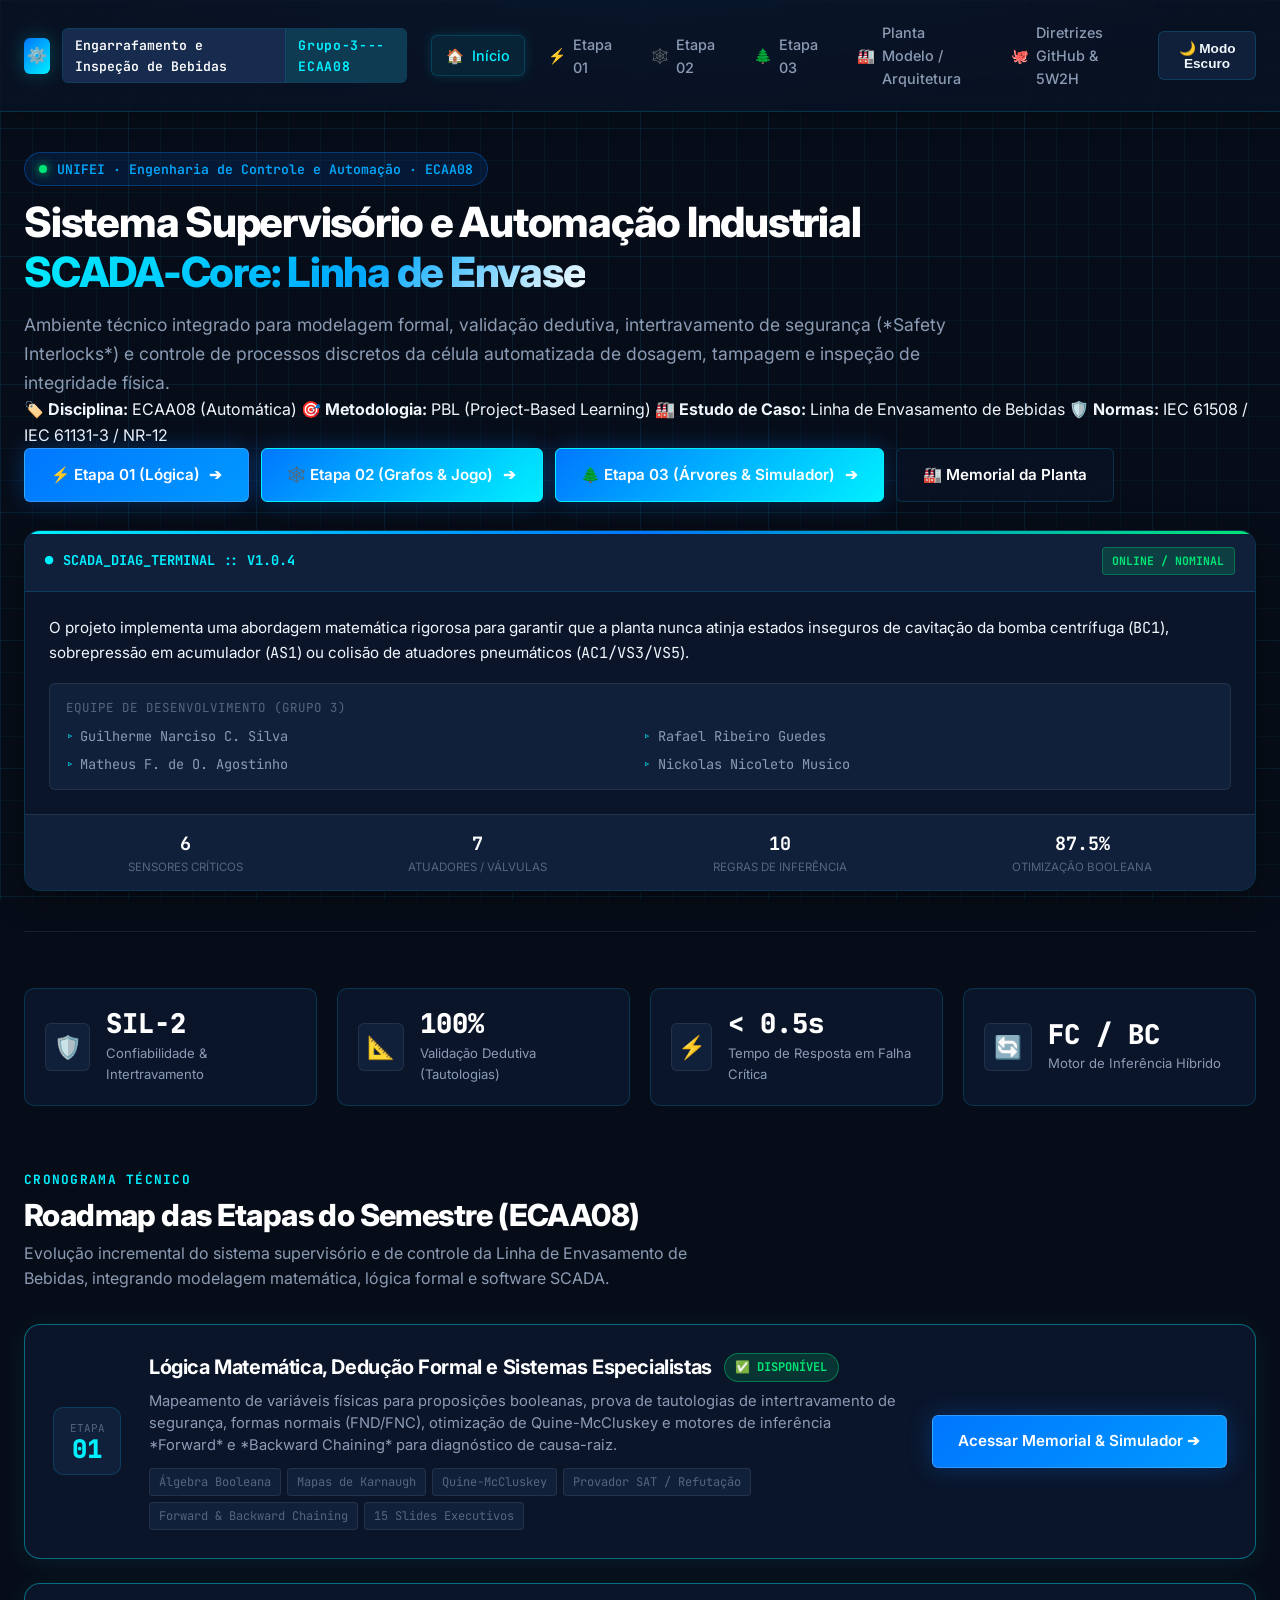
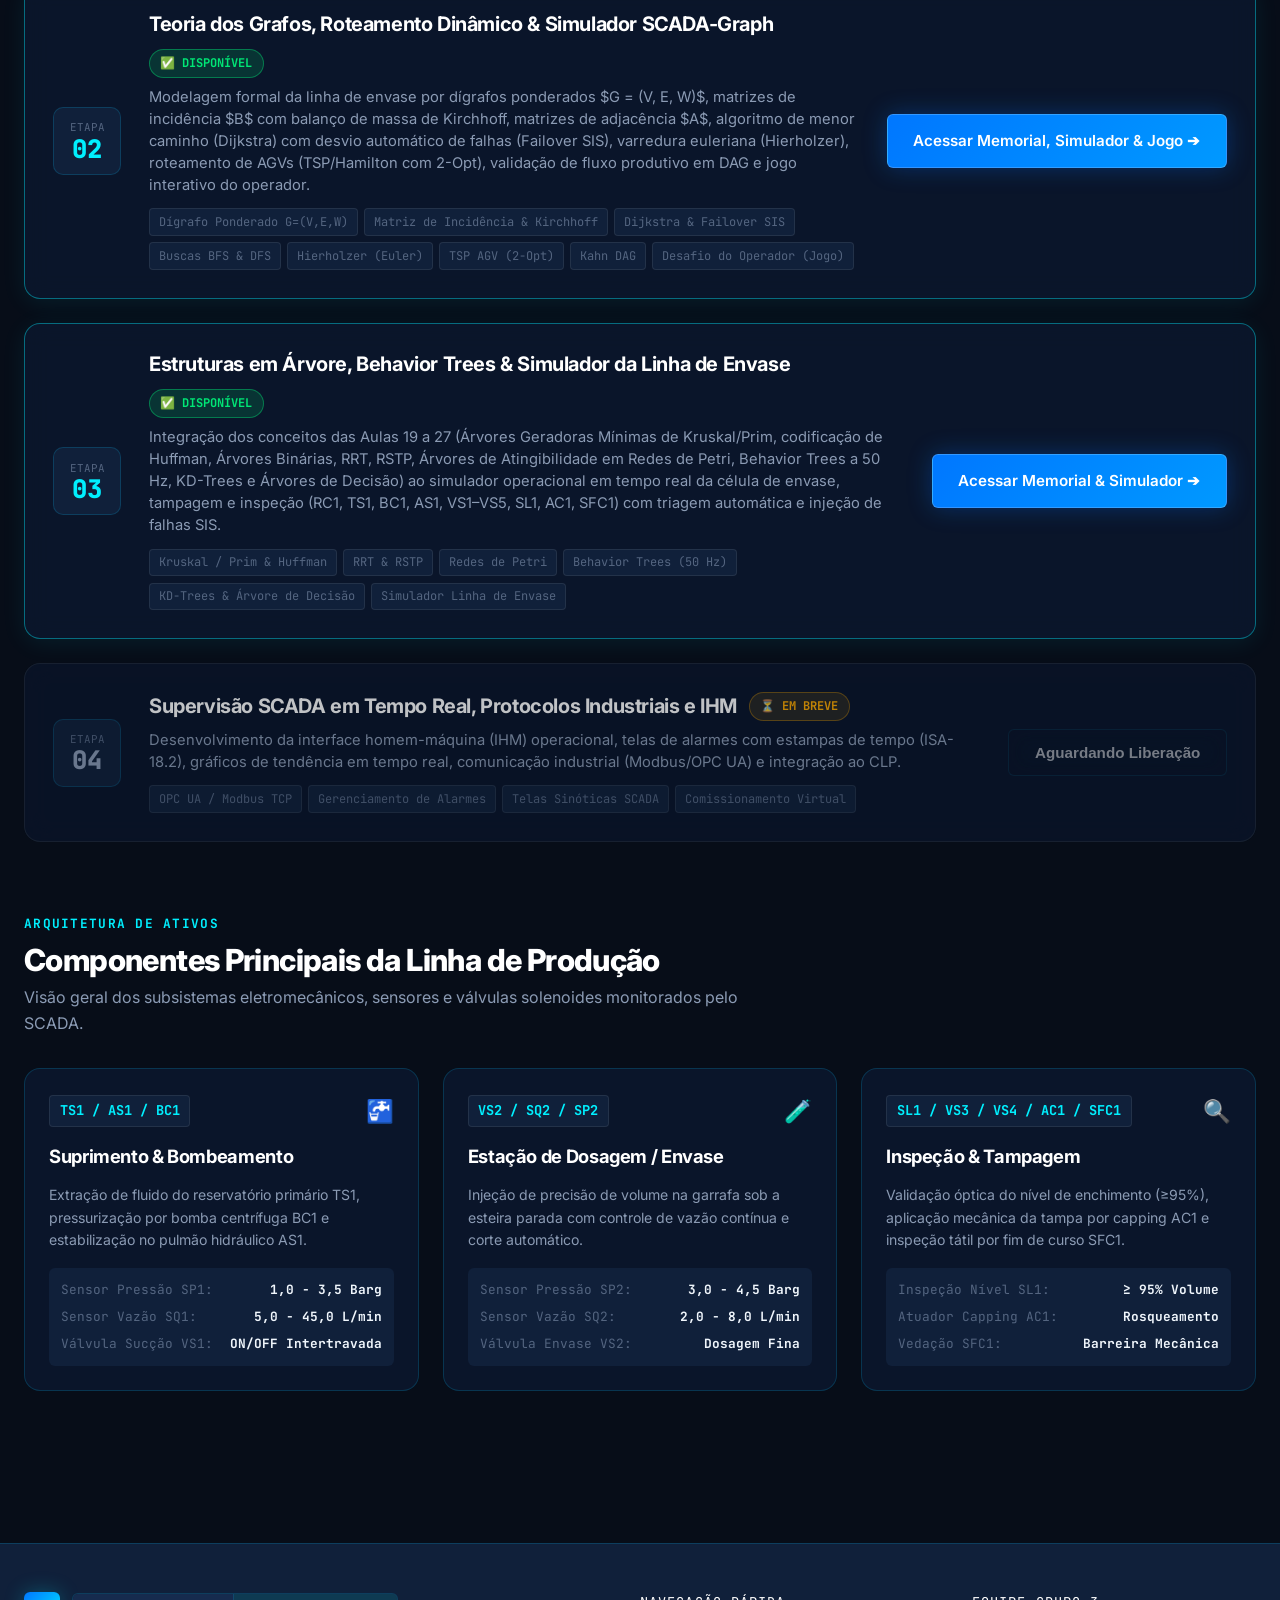
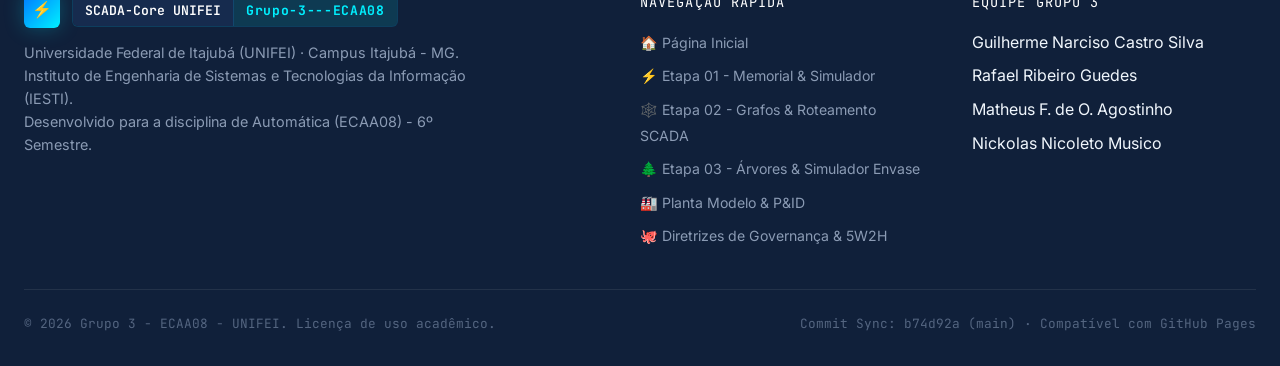
<file: index.html>
<!DOCTYPE html>
<html lang="pt-BR">
<head>
  <meta charset="UTF-8">
  <meta name="viewport" content="width=device-width, initial-scale=1.0">
  <title>SCADA-Core | Engarrafamento e Inspeção de Bebidas (Grupo 3 - UNIFEI)</title>
  <meta name="description" content="Portal técnico e memorial descritivo da Linha de Envasamento e Inspeção de Bebidas - Grupo 3 da disciplina ECAA08 (Automática / Matemática Discreta) da UNIFEI.">
  <link rel="stylesheet" href="doc/css/style.css">
  <link rel="icon" href="data:image/svg+xml,<svg xmlns=%22http://www.w3.org/2000/svg%22 viewBox=%220 0 100 100%22><text y=%22.9em%22 font-size=%2290%22>🏠</text></svg>">
</head>
<body>

  <!-- BARRA DE NAVEGAÇÃO SUPERIOR -->
  <header class="scada-navbar">
    <div class="navbar-container">
      
      <!-- LOGOTIPO COM BADGE DUPLO -->
      <div class="brand-group">
        <div class="brand-icon">⚙️</div>
        <div class="brand-badge-dual">
          <span class="badge-segment-title">Engarrafamento e Inspeção de Bebidas</span>
          <span class="badge-segment-group">Grupo-3---ECAA08</span>
        </div>
      </div>

      <!-- LINKS DE NAVEGAÇÃO -->
      <nav>
        <ul class="nav-menu">
          <li><a href="index.html" class="nav-link active"><span>🏠</span> Início</a></li>
          <li><a href="doc/etapa-01-logica.html" class="nav-link"><span>⚡</span> Etapa 01</a></li>
          <li><a href="doc/etapa-02-grafos.html" class="nav-link"><span>🕸️</span> Etapa 02</a></li>
          <li><a href="doc/etapa-03-arvores.html" class="nav-link"><span>🌲</span> Etapa 03</a></li>
          <li><a href="doc/planta-modelo.html" class="nav-link"><span>🏭</span> Planta Modelo / Arquitetura</a></li>
          <li><a href="doc/diretrizes-github.html" class="nav-link"><span>🐙</span> Diretrizes GitHub & 5W2H</a></li>
        </ul>
      </nav>

      <!-- AÇÕES: TEMA CLARO/ESCURO & MOBILE TOGGLE -->
      <div class="nav-actions">
        <button class="theme-toggle-btn" type="button" aria-label="Alternar tema">
          <span class="theme-btn-text">🌙 Modo Escuro</span>
        </button>
        <button class="mobile-nav-toggle" type="button" aria-label="Abrir menu móvel">☰</button>
      </div>

    </div>
  </header>

  <!-- CONTEÚDO PRINCIPAL -->
  <main class="scada-container">

    <!-- HERO SECTION -->
    <section class="hero-section">
      <div>
        <!-- BADGE SUPERIOR DE IDENTIFICAÇÃO -->
        <div class="institution-badge">
          <span class="live-indicator"></span>
          <span>UNIFEI · Engenharia de Controle e Automação · ECAA08</span>
        </div>

        <!-- TÍTULO DE IMPACTO -->
        <h1 class="hero-title" style="margin-top: 0.75rem;">
          Sistema Supervisório e Automação Industrial <br>
          <span class="gradient-text">SCADA-Core: Linha de Envase</span>
        </h1>

        <!-- DESCRIÇÃO CONCEITUAL RIGOROSA -->
        <p class="hero-description" style="margin-top: 0.75rem;">
          Ambiente técnico integrado para modelagem formal, validação dedutiva, intertravamento de segurança (*Safety Interlocks*) e controle de processos discretos da célula automatizada de dosagem, tampagem e inspeção de integridade física.
        </p>

        <!-- METADADOS EM TAGS -->
        <div class="metadata-tags">
          <span class="meta-tag">🏷️ <strong>Disciplina:</strong> ECAA08 (Automática)</span>
          <span class="meta-tag">🎯 <strong>Metodologia:</strong> PBL (Project-Based Learning)</span>
          <span class="meta-tag">🏭 <strong>Estudo de Caso:</strong> Linha de Envasamento de Bebidas</span>
          <span class="meta-tag">🛡️ <strong>Normas:</strong> IEC 61508 / IEC 61131-3 / NR-12</span>
        </div>

        <!-- BOTÕES CTA -->
        <div class="hero-actions" style="display: flex; gap: 0.75rem; flex-wrap: wrap;">
          <a href="doc/etapa-01-logica.html" class="btn-cta-primary">
            <span>⚡ Etapa 01 (Lógica)</span>
            <span>➔</span>
          </a>
          <a href="doc/etapa-02-grafos.html" class="btn-cta-primary" style="background: linear-gradient(135deg, #0077ff, #00f0ff); border-color: #00f0ff;">
            <span>🕸️ Etapa 02 (Grafos & Jogo)</span>
            <span>➔</span>
          </a>
          <a href="doc/etapa-03-arvores.html" class="btn-cta-primary" style="background: linear-gradient(135deg, #0077ff, #00f0ff); border-color: #00f0ff;">
            <span>🌲 Etapa 03 (Árvores & Simulador)</span>
            <span>➔</span>
          </a>
          <a href="doc/planta-modelo.html" class="btn-cta-glass">
            <span>🏭 Memorial da Planta</span>
          </a>
        </div>
      </div>

      <!-- CARD ESTILIZADO DE INTRODUÇÃO -->
      <div class="hero-card-container">
        <div class="project-scada-card">
          
          <div class="card-header-technical">
            <div class="tech-header-title">
              <span>●</span> SCADA_DIAG_TERMINAL :: V1.0.4
            </div>
            <div class="tech-status-badge">ONLINE / NOMINAL</div>
          </div>

          <div class="card-body-intro">
            <p class="intro-lead">
              O projeto implementa uma abordagem matemática rigorosa para garantir que a planta nunca atinja estados inseguros de cavitação da bomba centrífuga (<code class="mono-font">BC1</code>), sobrepressão em acumulador (<code class="mono-font">AS1</code>) ou colisão de atuadores pneumáticos (<code class="mono-font">AC1/VS3/VS5</code>).
            </p>

            <div class="team-list-box">
              <div class="team-list-title">Equipe de Desenvolvimento (Grupo 3)</div>
              <div class="team-members-grid">
                <div class="team-member-item">Guilherme Narciso C. Silva</div>
                <div class="team-member-item">Rafael Ribeiro Guedes</div>
                <div class="team-member-item">Matheus F. de O. Agostinho</div>
                <div class="team-member-item">Nickolas Nicoleto Musico</div>
              </div>
            </div>
          </div>

          <div class="card-footer-metrics">
            <div class="metric-mini-item">
              <span class="metric-mini-value">6</span>
              <span class="metric-mini-label">Sensores Críticos</span>
            </div>
            <div class="metric-mini-item">
              <span class="metric-mini-value">7</span>
              <span class="metric-mini-label">Atuadores / Válvulas</span>
            </div>
            <div class="metric-mini-item">
              <span class="metric-mini-value">10</span>
              <span class="metric-mini-label">Regras de Inferência</span>
            </div>
            <div class="metric-mini-item">
              <span class="metric-mini-value">87.5%</span>
              <span class="metric-mini-label">Otimização Booleana</span>
            </div>
          </div>

        </div>
      </div>
    </section>

    <!-- TELEMETRIA & STATS TICKER -->
    <section class="scada-stats-bar">
      <div class="stat-card">
        <div class="stat-icon">🛡️</div>
        <div class="stat-info">
          <span class="stat-value">SIL-2</span>
          <span class="stat-label">Confiabilidade & Intertravamento</span>
        </div>
      </div>

      <div class="stat-card">
        <div class="stat-icon">📐</div>
        <div class="stat-info">
          <span class="stat-value">100%</span>
          <span class="stat-label">Validação Dedutiva (Tautologias)</span>
        </div>
      </div>

      <div class="stat-card">
        <div class="stat-icon">⚡</div>
        <div class="stat-info">
          <span class="stat-value">&lt; 0.5s</span>
          <span class="stat-label">Tempo de Resposta em Falha Crítica</span>
        </div>
      </div>

      <div class="stat-card">
        <div class="stat-icon">🔄</div>
        <div class="stat-info">
          <span class="stat-value">FC / BC</span>
          <span class="stat-label">Motor de Inferência Híbrido</span>
        </div>
      </div>
    </section>

    <!-- ROADMAP DAS ETAPAS DO SEMESTRE -->
    <section class="roadmap-section">
      <div class="section-header">
        <span class="section-tag">Cronograma Técnico</span>
        <h2 class="section-title">Roadmap das Etapas do Semestre (ECAA08)</h2>
        <p class="section-subtitle">
          Evolução incremental do sistema supervisório e de controle da Linha de Envasamento de Bebidas, integrando modelagem matemática, lógica formal e software SCADA.
        </p>
      </div>

      <div class="roadmap-container">
        
        <!-- ETAPA 01 (DISPONÍVEL) -->
        <article class="stage-card available">
          <div class="stage-number-box">
            <span class="stage-prefix">Etapa</span>
            <span class="stage-num">01</span>
          </div>

          <div class="stage-details">
            <div class="stage-header-line">
              <h3 class="stage-title">Lógica Matemática, Dedução Formal e Sistemas Especialistas</h3>
              <span class="status-chip chip-available">✅ DISPONÍVEL</span>
            </div>
            <p class="stage-description">
              Mapeamento de variáveis físicas para proposições booleanas, prova de tautologias de intertravamento de segurança, formas normais (FND/FNC), otimização de Quine-McCluskey e motores de inferência *Forward* e *Backward Chaining* para diagnóstico de causa-raiz.
            </p>
            <div class="stage-topics-tags">
              <span class="topic-tag">Álgebra Booleana</span>
              <span class="topic-tag">Mapas de Karnaugh</span>
              <span class="topic-tag">Quine-McCluskey</span>
              <span class="topic-tag">Provador SAT / Refutação</span>
              <span class="topic-tag">Forward & Backward Chaining</span>
              <span class="topic-tag">15 Slides Executivos</span>
            </div>
          </div>

          <div class="stage-action-box">
            <a href="doc/etapa-01-logica.html" class="btn-cta-primary">Acessar Memorial & Simulador ➔</a>
          </div>
        </article>

        <!-- ETAPA 02 (DISPONÍVEL) -->
        <article class="stage-card available">
          <div class="stage-number-box">
            <span class="stage-prefix">Etapa</span>
            <span class="stage-num">02</span>
          </div>

          <div class="stage-details">
            <div class="stage-header-line">
              <h3 class="stage-title">Teoria dos Grafos, Roteamento Dinâmico & Simulador SCADA-Graph</h3>
              <span class="status-chip chip-available">✅ DISPONÍVEL</span>
            </div>
            <p class="stage-description">
              Modelagem formal da linha de envase por dígrafos ponderados $G = (V, E, W)$, matrizes de incidência $B$ com balanço de massa de Kirchhoff, matrizes de adjacência $A$, algoritmo de menor caminho (Dijkstra) com desvio automático de falhas (Failover SIS), varredura euleriana (Hierholzer), roteamento de AGVs (TSP/Hamilton com 2-Opt), validação de fluxo produtivo em DAG e jogo interativo do operador.
            </p>
            <div class="stage-topics-tags">
              <span class="topic-tag">Dígrafo Ponderado G=(V,E,W)</span>
              <span class="topic-tag">Matriz de Incidência & Kirchhoff</span>
              <span class="topic-tag">Dijkstra & Failover SIS</span>
              <span class="topic-tag">Buscas BFS & DFS</span>
              <span class="topic-tag">Hierholzer (Euler)</span>
              <span class="topic-tag">TSP AGV (2-Opt)</span>
              <span class="topic-tag">Kahn DAG</span>
              <span class="topic-tag">Desafio do Operador (Jogo)</span>
            </div>
          </div>

          <div class="stage-action-box">
            <a href="doc/etapa-02-grafos.html" class="btn-cta-primary">Acessar Memorial, Simulador & Jogo ➔</a>
          </div>
        </article>

        <!-- ETAPA 03 (DISPONÍVEL) -->
        <article class="stage-card available">
          <div class="stage-number-box">
            <span class="stage-prefix">Etapa</span>
            <span class="stage-num">03</span>
          </div>

          <div class="stage-details">
            <div class="stage-header-line">
              <h3 class="stage-title">Estruturas em Árvore, Behavior Trees & Simulador da Linha de Envase</h3>
              <span class="status-chip chip-available">✅ DISPONÍVEL</span>
            </div>
            <p class="stage-description">
              Integração dos conceitos das Aulas 19 a 27 (Árvores Geradoras Mínimas de Kruskal/Prim, codificação de Huffman, Árvores Binárias, RRT, RSTP, Árvores de Atingibilidade em Redes de Petri, Behavior Trees a 50 Hz, KD-Trees e Árvores de Decisão) ao simulador operacional em tempo real da célula de envase, tampagem e inspeção (RC1, TS1, BC1, AS1, VS1–VS5, SL1, AC1, SFC1) com triagem automática e injeção de falhas SIS.
            </p>
            <div class="stage-topics-tags">
              <span class="topic-tag">Kruskal / Prim & Huffman</span>
              <span class="topic-tag">RRT & RSTP</span>
              <span class="topic-tag">Redes de Petri</span>
              <span class="topic-tag">Behavior Trees (50 Hz)</span>
              <span class="topic-tag">KD-Trees & Árvore de Decisão</span>
              <span class="topic-tag">Simulador Linha de Envase</span>
            </div>
          </div>

          <div class="stage-action-box">
            <a href="doc/etapa-03-arvores.html" class="btn-cta-primary">Acessar Memorial & Simulador ➔</a>
          </div>
        </article>

        <!-- ETAPA 04 (EM BREVE) -->
        <article class="stage-card upcoming">
          <div class="stage-number-box">
            <span class="stage-prefix">Etapa</span>
            <span class="stage-num">04</span>
          </div>

          <div class="stage-details">
            <div class="stage-header-line">
              <h3 class="stage-title">Supervisão SCADA em Tempo Real, Protocolos Industriais e IHM</h3>
              <span class="status-chip chip-upcoming">⏳ EM BREVE</span>
            </div>
            <p class="stage-description">
              Desenvolvimento da interface homem-máquina (IHM) operacional, telas de alarmes com estampas de tempo (ISA-18.2), gráficos de tendência em tempo real, comunicação industrial (Modbus/OPC UA) e integração ao CLP.
            </p>
            <div class="stage-topics-tags">
              <span class="topic-tag">OPC UA / Modbus TCP</span>
              <span class="topic-tag">Gerenciamento de Alarmes</span>
              <span class="topic-tag">Telas Sinóticas SCADA</span>
              <span class="topic-tag">Comissionamento Virtual</span>
            </div>
          </div>

          <div class="stage-action-box">
            <button class="btn-cta-glass" disabled style="opacity: 0.6; cursor: not-allowed;">Aguardando Liberação</button>
          </div>
        </article>

      </div>
    </section>

    <!-- ARQUITETURA DA PLANTA MODELO (PREVIEW) -->
    <section class="plant-section">
      <div class="section-header">
        <span class="section-tag">Arquitetura de Ativos</span>
        <h2 class="section-title">Componentes Principais da Linha de Produção</h2>
        <p class="section-subtitle">
          Visão geral dos subsistemas eletromecânicos, sensores e válvulas solenoides monitorados pelo SCADA.
        </p>
      </div>

      <div class="plant-overview-grid">
        
        <div class="plant-card">
          <div class="plant-card-header">
            <span class="plant-tag">TS1 / AS1 / BC1</span>
            <span class="plant-icon">🚰</span>
          </div>
          <h3 class="plant-card-title">Suprimento & Bombeamento</h3>
          <p class="plant-card-desc">
            Extração de fluido do reservatório primário TS1, pressurização por bomba centrífuga BC1 e estabilização no pulmão hidráulico AS1.
          </p>
          <ul class="plant-specs-list">
            <li><span>Sensor Pressão SP1:</span> <strong>1,0 - 3,5 Barg</strong></li>
            <li><span>Sensor Vazão SQ1:</span> <strong>5,0 - 45,0 L/min</strong></li>
            <li><span>Válvula Sucção VS1:</span> <strong>ON/OFF Intertravada</strong></li>
          </ul>
        </div>

        <div class="plant-card">
          <div class="plant-card-header">
            <span class="plant-tag">VS2 / SQ2 / SP2</span>
            <span class="plant-icon">🧪</span>
          </div>
          <h3 class="plant-card-title">Estação de Dosagem / Envase</h3>
          <p class="plant-card-desc">
            Injeção de precisão de volume na garrafa sob a esteira parada com controle de vazão contínua e corte automático.
          </p>
          <ul class="plant-specs-list">
            <li><span>Sensor Pressão SP2:</span> <strong>3,0 - 4,5 Barg</strong></li>
            <li><span>Sensor Vazão SQ2:</span> <strong>2,0 - 8,0 L/min</strong></li>
            <li><span>Válvula Envase VS2:</span> <strong>Dosagem Fina</strong></li>
          </ul>
        </div>

        <div class="plant-card">
          <div class="plant-card-header">
            <span class="plant-tag">SL1 / VS3 / VS4 / AC1 / SFC1</span>
            <span class="plant-icon">🔍</span>
          </div>
          <h3 class="plant-card-title">Inspeção & Tampagem</h3>
          <p class="plant-card-desc">
            Validação óptica do nível de enchimento (≥95%), aplicação mecânica da tampa por capping AC1 e inspeção tátil por fim de curso SFC1.
          </p>
          <ul class="plant-specs-list">
            <li><span>Inspeção Nível SL1:</span> <strong>≥ 95% Volume</strong></li>
            <li><span>Atuador Capping AC1:</span> <strong>Rosqueamento</strong></li>
            <li><span>Vedação SFC1:</span> <strong>Barreira Mecânica</strong></li>
          </ul>
        </div>

      </div>
    </section>

  </main>

  <!-- FOOTER -->
  <footer class="scada-footer">
    <div class="footer-container">
      
      <div class="footer-brand">
        <div class="brand-group">
          <div class="brand-icon">⚡</div>
          <div class="brand-badge-dual">
            <span class="badge-segment-title">SCADA-Core UNIFEI</span>
            <span class="badge-segment-group">Grupo-3---ECAA08</span>
          </div>
        </div>
        <p class="footer-desc">
          Universidade Federal de Itajubá (UNIFEI) · Campus Itajubá - MG.<br>
          Instituto de Engenharia de Sistemas e Tecnologias da Informação (IESTI).<br>
          Desenvolvido para a disciplina de Automática (ECAA08) - 6º Semestre.
        </p>
      </div>

      <div class="footer-col">
        <div class="footer-col-title">Navegação Rápida</div>
        <ul class="footer-links">
          <li><a href="index.html">🏠 Página Inicial</a></li>
          <li><a href="doc/etapa-01-logica.html">⚡ Etapa 01 - Memorial & Simulador</a></li>
          <li><a href="doc/etapa-02-grafos.html">🕸️ Etapa 02 - Grafos & Roteamento SCADA</a></li>
          <li><a href="doc/etapa-03-arvores.html">🌲 Etapa 03 - Árvores & Simulador Envase</a></li>
          <li><a href="doc/planta-modelo.html">🏭 Planta Modelo & P&ID</a></li>
          <li><a href="doc/diretrizes-github.html">🐙 Diretrizes de Governança & 5W2H</a></li>
        </ul>
      </div>

      <div class="footer-col">
        <div class="footer-col-title">Equipe Grupo 3</div>
        <ul class="footer-links">
          <li><span>Guilherme Narciso Castro Silva</span></li>
          <li><span>Rafael Ribeiro Guedes</span></li>
          <li><span>Matheus F. de O. Agostinho</span></li>
          <li><span>Nickolas Nicoleto Musico</span></li>
        </ul>
      </div>

    </div>

    <div class="footer-bottom">
      <div>© 2026 Grupo 3 - ECAA08 - UNIFEI. Licença de uso acadêmico.</div>
      <div>Commit Sync: <code class="mono-font">b74d92a (main)</code> · Compatível com GitHub Pages</div>
    </div>
  </footer>

  <script src="doc/js/app.js"></script>
</body>
</html>
</file>
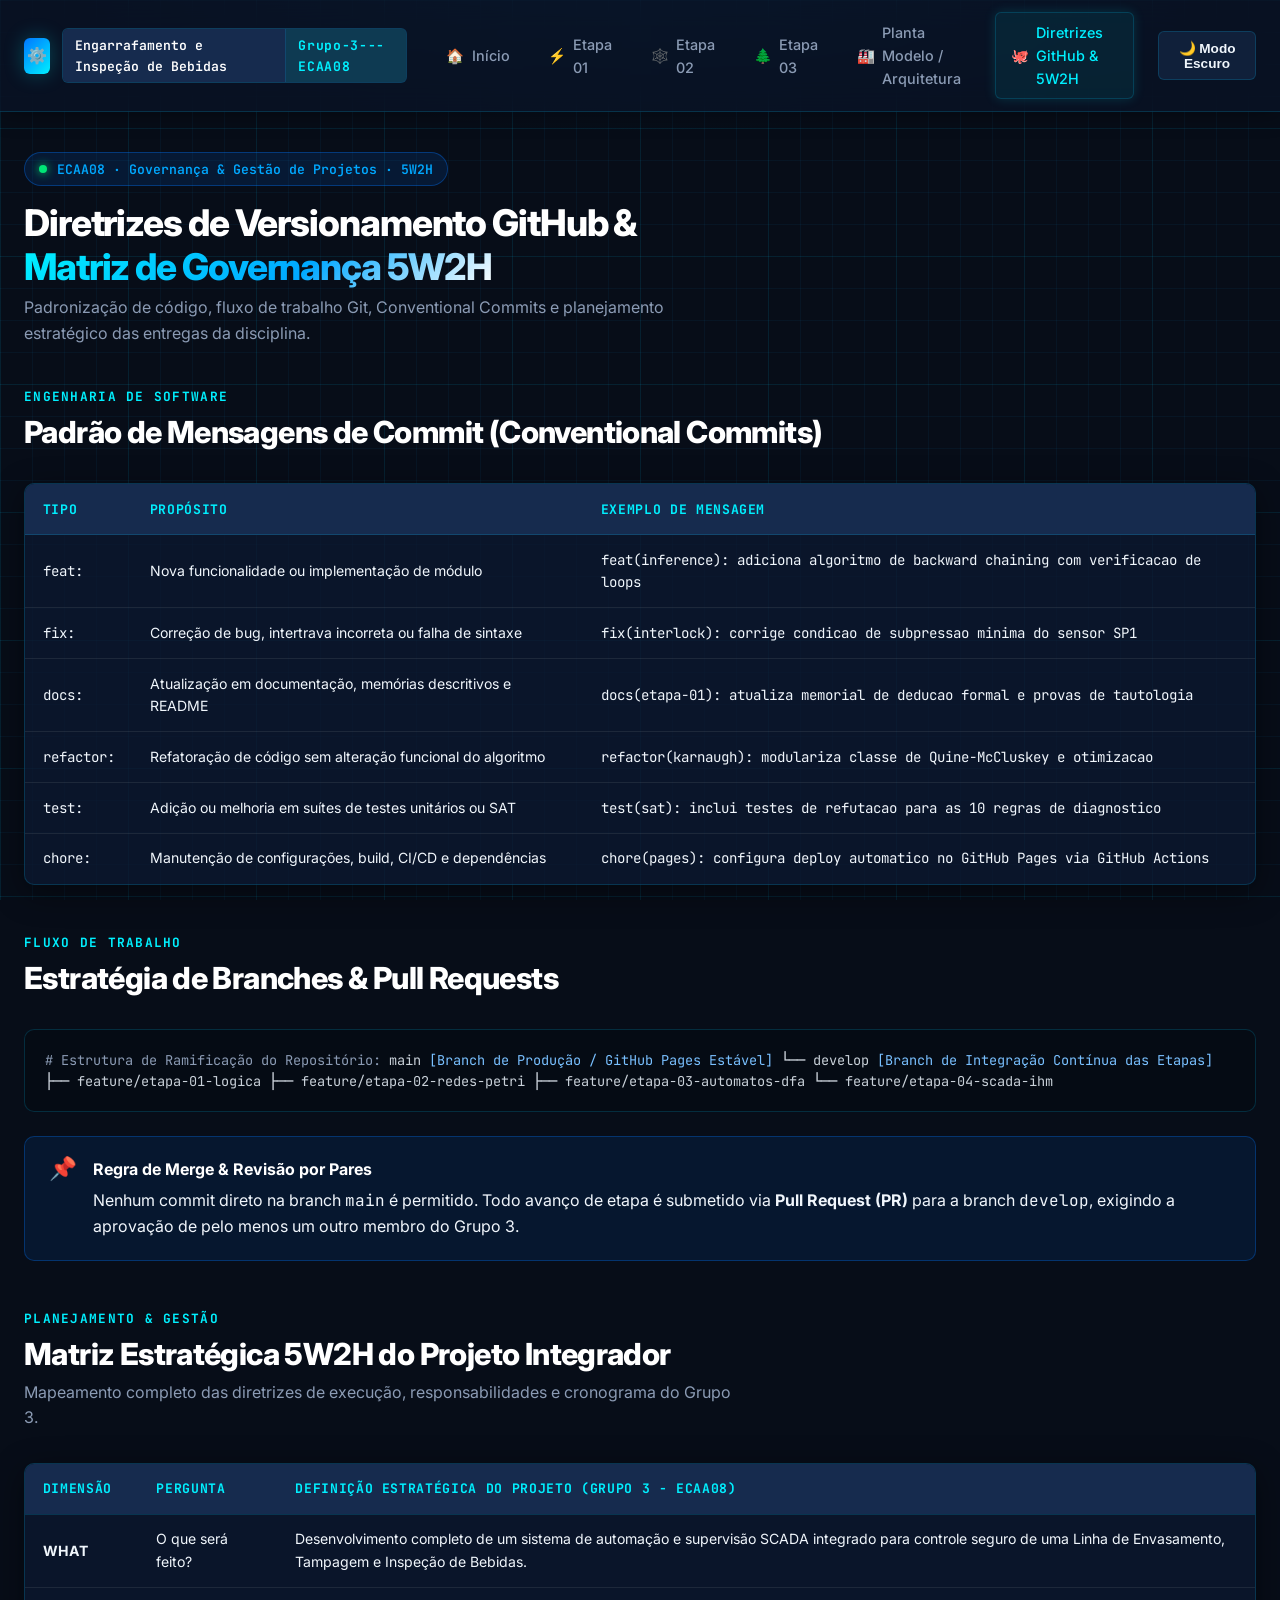
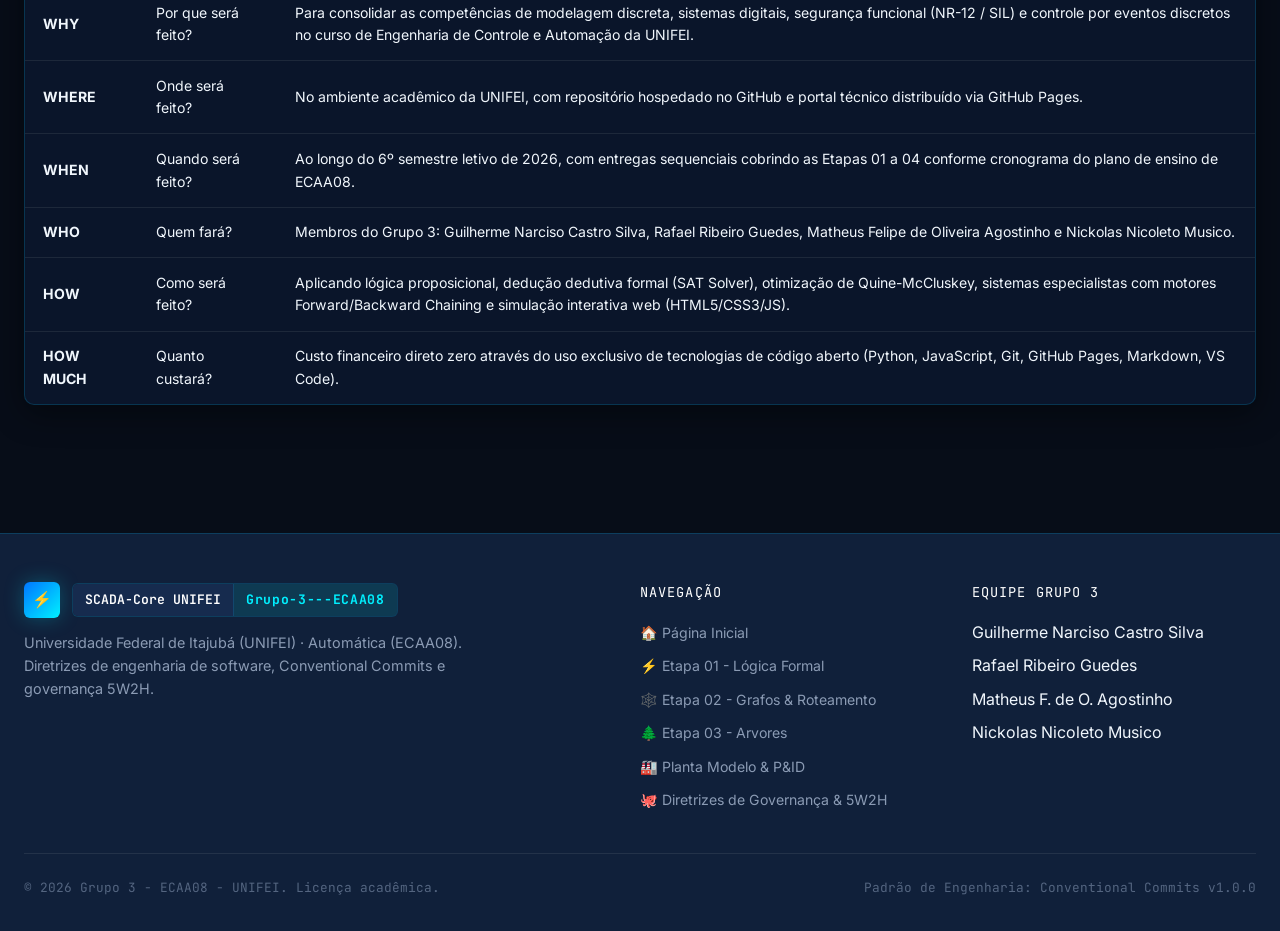
<file: doc/diretrizes-github.html>
<!DOCTYPE html>
<html lang="pt-BR">
<head>
  <meta charset="UTF-8">
  <meta name="viewport" content="width=device-width, initial-scale=1.0">
  <title>Diretrizes GitHub & Matriz 5W2H | SCADA-Core UNIFEI</title>
  <meta name="description" content="Padrões de Governança, Conventional Commits, Engenharia de Software e Matriz 5W2H do Grupo 3 da UNIFEI.">
  <link rel="stylesheet" href="css/style.css">
  <link rel="icon" href="data:image/svg+xml,<svg xmlns=%22http://www.w3.org/2000/svg%22 viewBox=%220 0 100 100%22><text y=%22.9em%22 font-size=%2290%22>🐙</text></svg>">
</head>
<body>

  <!-- BARRA DE NAVEGAÇÃO SUPERIOR -->
  <header class="scada-navbar">
    <div class="navbar-container">
      
      <div class="brand-group">
        <div class="brand-icon">⚙️</div>
        <div class="brand-badge-dual">
          <span class="badge-segment-title">Engarrafamento e Inspeção de Bebidas</span>
          <span class="badge-segment-group">Grupo-3---ECAA08</span>
        </div>
      </div>

      <nav>
        <ul class="nav-menu">
          <li><a href="../index.html" class="nav-link"><span>🏠</span> Início</a></li>
          <li><a href="etapa-01-logica.html" class="nav-link"><span>⚡</span> Etapa 01</a></li>
          <li><a href="etapa-02-grafos.html" class="nav-link"><span>🕸️</span> Etapa 02</a></li>
          <li><a href="etapa-03-arvores.html" class="nav-link"><span>🌲</span> Etapa 03</a></li>
          <li><a href="planta-modelo.html" class="nav-link"><span>🏭</span> Planta Modelo / Arquitetura</a></li>
          <li><a href="diretrizes-github.html" class="nav-link active"><span>🐙</span> Diretrizes GitHub & 5W2H</a></li>
        </ul>
      </nav>

      <div class="nav-actions">
        <button class="theme-toggle-btn" type="button" aria-label="Alternar tema">
          <span class="theme-btn-text">🌙 Modo Escuro</span>
        </button>
        <button class="mobile-nav-toggle" type="button" aria-label="Abrir menu móvel">☰</button>
      </div>

    </div>
  </header>

  <main class="scada-container">

    <div class="section-header">
      <div class="institution-badge">
        <span class="live-indicator"></span>
        <span>ECAA08 · Governança & Gestão de Projetos · 5W2H</span>
      </div>
      <h1 class="hero-title" style="margin-top: 0.5rem; font-size: 2.3rem;">
        Diretrizes de Versionamento GitHub & <br>
        <span class="gradient-text">Matriz de Governança 5W2H</span>
      </h1>
      <p class="section-subtitle">
        Padronização de código, fluxo de trabalho Git, Conventional Commits e planejamento estratégico das entregas da disciplina.
      </p>
    </div>

    <!-- PADRÃO CONVENTIONAL COMMITS -->
    <section style="margin: 2.5rem 0;">
      <div class="section-header">
        <span class="section-tag">Engenharia de Software</span>
        <h2 class="section-title">Padrão de Mensagens de Commit (Conventional Commits)</h2>
      </div>

      <div class="scada-table-container">
        <table class="scada-table">
          <thead>
            <tr>
              <th>Tipo</th>
              <th>Propósito</th>
              <th>Exemplo de Mensagem</th>
            </tr>
          </thead>
          <tbody>
            <tr>
              <td><code>feat:</code></td>
              <td>Nova funcionalidade ou implementação de módulo</td>
              <td><code>feat(inference): adiciona algoritmo de backward chaining com verificacao de loops</code></td>
            </tr>
            <tr>
              <td><code>fix:</code></td>
              <td>Correção de bug, intertrava incorreta ou falha de sintaxe</td>
              <td><code>fix(interlock): corrige condicao de subpressao minima do sensor SP1</code></td>
            </tr>
            <tr>
              <td><code>docs:</code></td>
              <td>Atualização em documentação, memórias descritivos e README</td>
              <td><code>docs(etapa-01): atualiza memorial de deducao formal e provas de tautologia</code></td>
            </tr>
            <tr>
              <td><code>refactor:</code></td>
              <td>Refatoração de código sem alteração funcional do algoritmo</td>
              <td><code>refactor(karnaugh): modulariza classe de Quine-McCluskey e otimizacao</code></td>
            </tr>
            <tr>
              <td><code>test:</code></td>
              <td>Adição ou melhoria em suítes de testes unitários ou SAT</td>
              <td><code>test(sat): inclui testes de refutacao para as 10 regras de diagnostico</code></td>
            </tr>
            <tr>
              <td><code>chore:</code></td>
              <td>Manutenção de configurações, build, CI/CD e dependências</td>
              <td><code>chore(pages): configura deploy automatico no GitHub Pages via GitHub Actions</code></td>
            </tr>
          </tbody>
        </table>
      </div>
    </section>

    <!-- POLÍTICA DE BRANCHES -->
    <section style="margin: 3rem 0;">
      <div class="section-header">
        <span class="section-tag">Fluxo de Trabalho</span>
        <h2 class="section-title">Estratégia de Branches & Pull Requests</h2>
      </div>

      <div class="code-box">
<span style="color: #8b9bb4;"># Estrutura de Ramificação do Repositório:</span>
main                      <span style="color: #79c0ff;">[Branch de Produção / GitHub Pages Estável]</span>
 └── develop              <span style="color: #79c0ff;">[Branch de Integração Contínua das Etapas]</span>
      ├── feature/etapa-01-logica
      ├── feature/etapa-02-redes-petri
      ├── feature/etapa-03-automatos-dfa
      └── feature/etapa-04-scada-ihm
      </div>

      <div class="scada-callout info">
        <div class="callout-icon">📌</div>
        <div class="callout-body">
          <div class="callout-title">Regra de Merge & Revisão por Pares</div>
          <div>
            Nenhum commit direto na branch <code class="mono-font">main</code> é permitido. Todo avanço de etapa é submetido via <strong>Pull Request (PR)</strong> para a branch <code class="mono-font">develop</code>, exigindo a aprovação de pelo menos um outro membro do Grupo 3.
          </div>
        </div>
      </div>
    </section>

    <!-- MATRIZ 5W2H -->
    <section style="margin: 3rem 0;">
      <div class="section-header">
        <span class="section-tag">Planejamento & Gestão</span>
        <h2 class="section-title">Matriz Estratégica 5W2H do Projeto Integrador</h2>
        <p class="section-subtitle">
          Mapeamento completo das diretrizes de execução, responsabilidades e cronograma do Grupo 3.
        </p>
      </div>

      <div class="scada-table-container">
        <table class="scada-table">
          <thead>
            <tr>
              <th>Dimensão</th>
              <th>Pergunta</th>
              <th>Definição Estratégica do Projeto (Grupo 3 - ECAA08)</th>
            </tr>
          </thead>
          <tbody>
            <tr>
              <td><strong>WHAT</strong></td>
              <td>O que será feito?</td>
              <td>Desenvolvimento completo de um sistema de automação e supervisão SCADA integrado para controle seguro de uma Linha de Envasamento, Tampagem e Inspeção de Bebidas.</td>
            </tr>
            <tr>
              <td><strong>WHY</strong></td>
              <td>Por que será feito?</td>
              <td>Para consolidar as competências de modelagem discreta, sistemas digitais, segurança funcional (NR-12 / SIL) e controle por eventos discretos no curso de Engenharia de Controle e Automação da UNIFEI.</td>
            </tr>
            <tr>
              <td><strong>WHERE</strong></td>
              <td>Onde será feito?</td>
              <td>No ambiente acadêmico da UNIFEI, com repositório hospedado no GitHub e portal técnico distribuído via GitHub Pages.</td>
            </tr>
            <tr>
              <td><strong>WHEN</strong></td>
              <td>Quando será feito?</td>
              <td>Ao longo do 6º semestre letivo de 2026, com entregas sequenciais cobrindo as Etapas 01 a 04 conforme cronograma do plano de ensino de ECAA08.</td>
            </tr>
            <tr>
              <td><strong>WHO</strong></td>
              <td>Quem fará?</td>
              <td>Membros do Grupo 3: Guilherme Narciso Castro Silva, Rafael Ribeiro Guedes, Matheus Felipe de Oliveira Agostinho e Nickolas Nicoleto Musico.</td>
            </tr>
            <tr>
              <td><strong>HOW</strong></td>
              <td>Como será feito?</td>
              <td>Aplicando lógica proposicional, dedução dedutiva formal (SAT Solver), otimização de Quine-McCluskey, sistemas especialistas com motores Forward/Backward Chaining e simulação interativa web (HTML5/CSS3/JS).</td>
            </tr>
            <tr>
              <td><strong>HOW MUCH</strong></td>
              <td>Quanto custará?</td>
              <td>Custo financeiro direto zero através do uso exclusivo de tecnologias de código aberto (Python, JavaScript, Git, GitHub Pages, Markdown, VS Code).</td>
            </tr>
          </tbody>
        </table>
      </div>
    </section>

  </main>

  <footer class="scada-footer">
    <div class="footer-container">
      <div class="footer-brand">
        <div class="brand-group">
          <div class="brand-icon">⚡</div>
          <div class="brand-badge-dual">
            <span class="badge-segment-title">SCADA-Core UNIFEI</span>
            <span class="badge-segment-group">Grupo-3---ECAA08</span>
          </div>
        </div>
        <p class="footer-desc">
          Universidade Federal de Itajubá (UNIFEI) · Automática (ECAA08).<br>
          Diretrizes de engenharia de software, Conventional Commits e governança 5W2H.
        </p>
      </div>

      <div class="footer-col">
        <div class="footer-col-title">Navegação</div>
        <ul class="footer-links">
          <li><a href="../index.html">🏠 Página Inicial</a></li>
          <li><a href="etapa-01-logica.html">⚡ Etapa 01 - Lógica Formal </a></li>
          <li><a href="etapa-02-grafos.html">🕸️ Etapa 02 - Grafos & Roteamento </a></li>
          <li><a href="etapa-03-arvores.html">🌲 Etapa 03 - Arvores  </a></li>
          <li><a href="planta-modelo.html">🏭 Planta Modelo & P&ID</a></li>
          <li><a href="diretrizes-github.html">🐙 Diretrizes de Governança & 5W2H</a></li>
        </ul>
      </div>

      <div class="footer-col">
        <div class="footer-col-title">Equipe Grupo 3</div>
        <ul class="footer-links">
          <li><span>Guilherme Narciso Castro Silva</span></li>
          <li><span>Rafael Ribeiro Guedes</span></li>
          <li><span>Matheus F. de O. Agostinho</span></li>
          <li><span>Nickolas Nicoleto Musico</span></li>
        </ul>
      </div>
    </div>
    <div class="footer-bottom">
      <div>© 2026 Grupo 3 - ECAA08 - UNIFEI. Licença acadêmica.</div>
      <div>Padrão de Engenharia: <code class="mono-font">Conventional Commits v1.0.0</code></div>
    </div>
  </footer>

  <script src="js/app.js"></script>
</body>
</html>
</file>
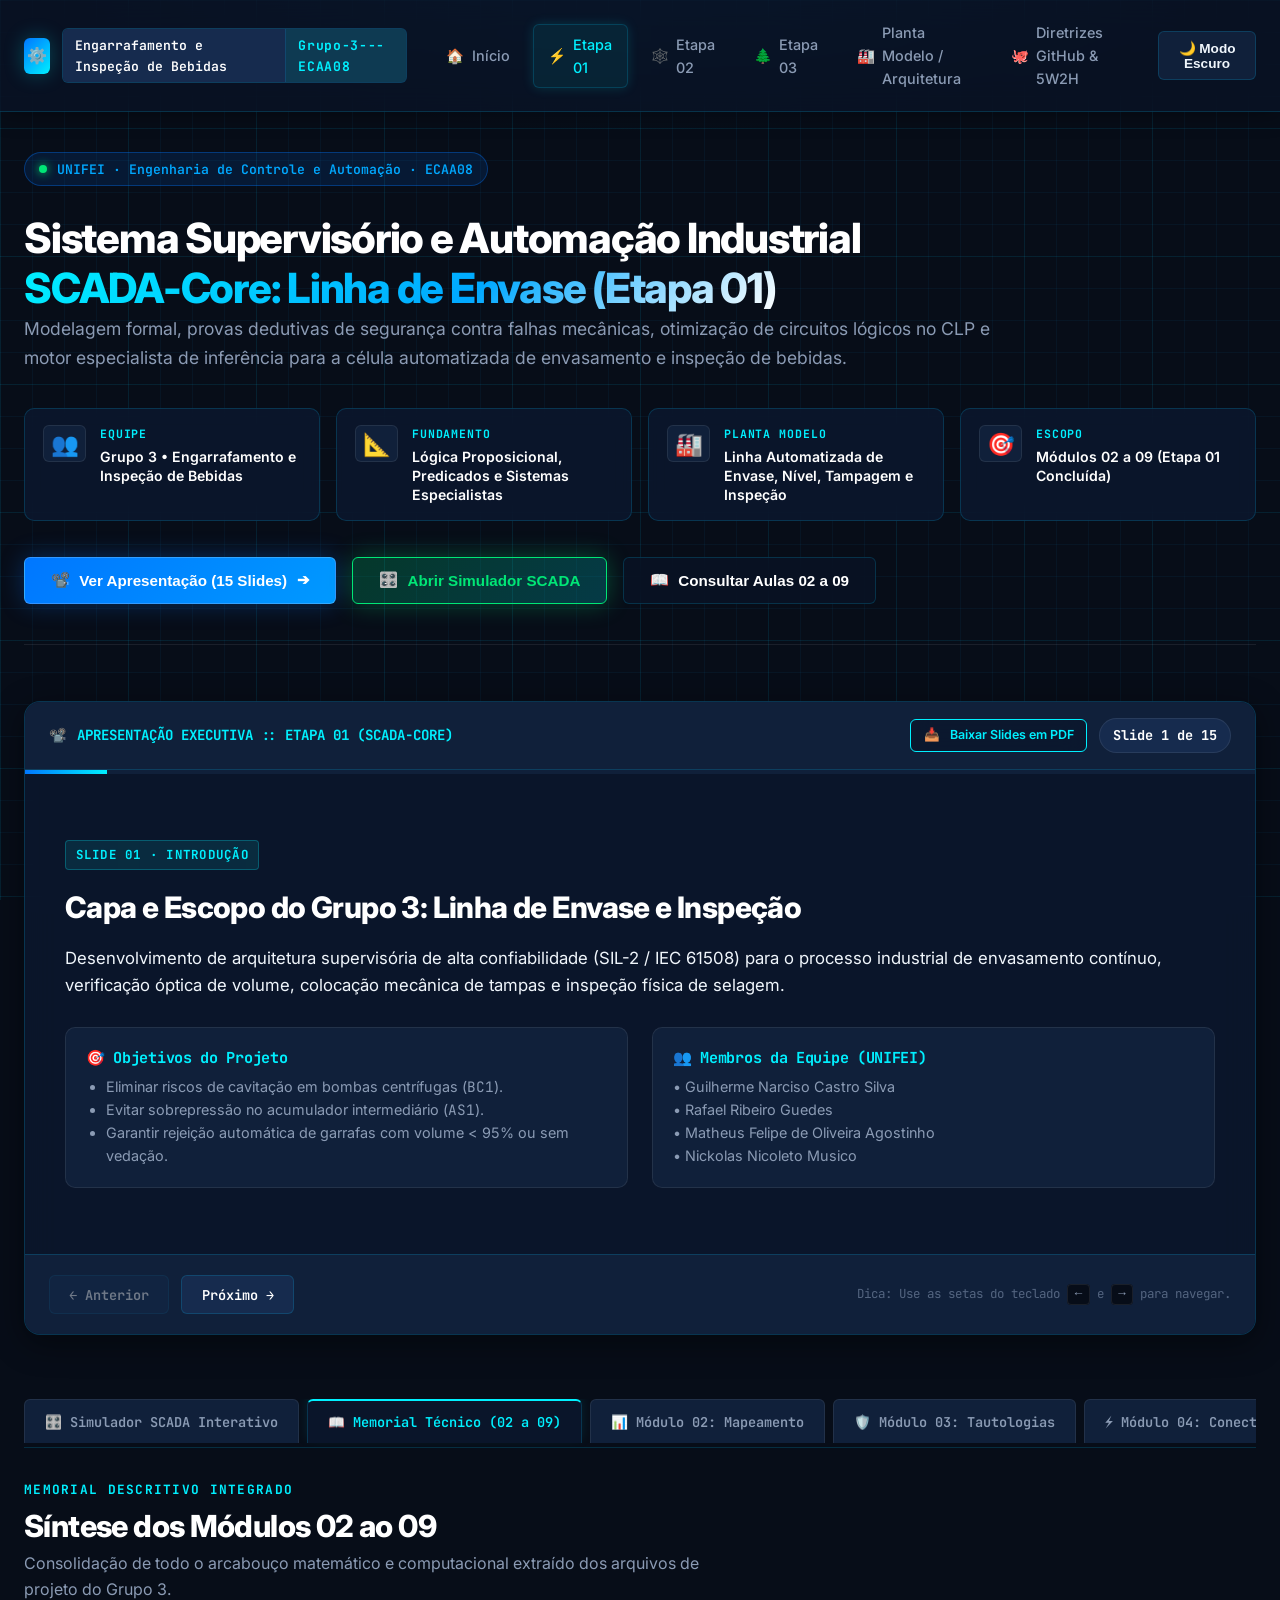
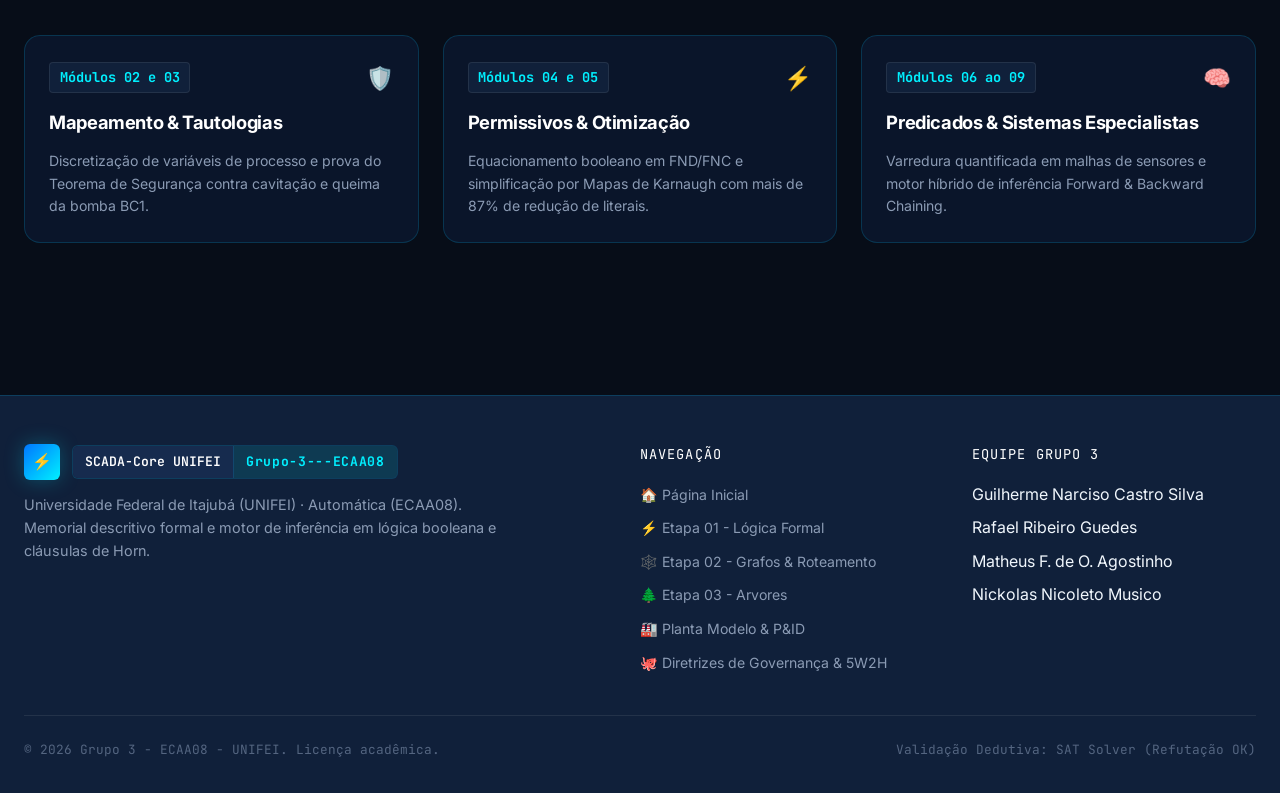
<file: doc/etapa-01-logica.html>
<!DOCTYPE html>
<html lang="pt-BR">
<head>
  <meta charset="UTF-8">
  <meta name="viewport" content="width=device-width, initial-scale=1.0">
  <title>Etapa 01: Lógica Matemática & Simulador | SCADA-Core UNIFEI</title>
  <meta name="description" content="Memorial Descritivo, Apresentação Executiva em 15 Slides e Simulador Interativo da Etapa 01 - Linha de Envasamento e Inspeção de Bebidas (Grupo 3 - UNIFEI).">
  <link rel="stylesheet" href="css/style.css">
  <link rel="icon" href="data:image/svg+xml,<svg xmlns=%22http://www.w3.org/2000/svg%22 viewBox=%220 0 100 100%22><text y=%22.9em%22 font-size=%2290%22>⚡</text></svg>">
</head>
<body>

  <!-- BARRA DE NAVEGAÇÃO SUPERIOR -->
  <header class="scada-navbar">
    <div class="navbar-container">
      
      <div class="brand-group">
        <div class="brand-icon">⚙️</div>
        <div class="brand-badge-dual">
          <span class="badge-segment-title">Engarrafamento e Inspeção de Bebidas</span>
          <span class="badge-segment-group">Grupo-3---ECAA08</span>
        </div>
      </div>

      <nav>
        <ul class="nav-menu">
          <li><a href="../index.html" class="nav-link"><span>🏠</span> Início</a></li>
          <li><a href="etapa-01-logica.html" class="nav-link active"><span>⚡</span> Etapa 01</a></li>
          <li><a href="etapa-02-grafos.html" class="nav-link"><span>🕸️</span> Etapa 02</a></li>
          <li><a href="etapa-03-arvores.html" class="nav-link"><span>🌲</span> Etapa 03</a></li>
          <li><a href="planta-modelo.html" class="nav-link"><span>🏭</span> Planta Modelo / Arquitetura</a></li>
          <li><a href="diretrizes-github.html" class="nav-link"><span>🐙</span> Diretrizes GitHub & 5W2H</a></li>
        </ul>
      </nav>

      <div class="nav-actions">
        <button class="theme-toggle-btn" type="button" aria-label="Alternar tema">
          <span class="theme-btn-text">🌙 Modo Escuro</span>
        </button>
        <button class="mobile-nav-toggle" type="button" aria-label="Abrir menu móvel">☰</button>
      </div>

    </div>
  </header>

  <!-- CONTEÚDO PRINCIPAL -->
  <main class="scada-container">

    <!-- 1. HERO SECTION (IDENTIDADE E AÇÕES RÁPIDAS) -->
    <section class="hero-section">
      
      <div class="institution-badge">
        <span class="live-indicator"></span>
        <span>UNIFEI · Engenharia de Controle e Automação · ECAA08</span>
      </div>

      <div>
        <h1 class="hero-title">
          Sistema Supervisório e Automação Industrial <br>
          <span class="gradient-text">SCADA-Core: Linha de Envase (Etapa 01)</span>
        </h1>
        <p class="hero-description">
          Modelagem formal, provas dedutivas de segurança contra falhas mecânicas, otimização de circuitos lógicos no CLP e motor especialista de inferência para a célula automatizada de envasamento e inspeção de bebidas.
        </p>
      </div>

      <!-- GRID DE METADADOS (4 CARDS ESTILIZADOS) -->
      <div class="metadata-grid-4">
        
        <div class="meta-box-card">
          <div class="meta-box-icon">👥</div>
          <div class="meta-box-content">
            <span class="meta-box-label">Equipe</span>
            <span class="meta-box-value">Grupo 3 • Engarrafamento e Inspeção de Bebidas</span>
          </div>
        </div>

        <div class="meta-box-card">
          <div class="meta-box-icon">📐</div>
          <div class="meta-box-content">
            <span class="meta-box-label">Fundamento</span>
            <span class="meta-box-value">Lógica Proposicional, Predicados e Sistemas Especialistas</span>
          </div>
        </div>

        <div class="meta-box-card">
          <div class="meta-box-icon">🏭</div>
          <div class="meta-box-content">
            <span class="meta-box-label">Planta Modelo</span>
            <span class="meta-box-value">Linha Automatizada de Envase, Nível, Tampagem e Inspeção</span>
          </div>
        </div>

        <div class="meta-box-card">
          <div class="meta-box-icon">🎯</div>
          <div class="meta-box-content">
            <span class="meta-box-label">Escopo</span>
            <span class="meta-box-value">Módulos 02 a 09 (Etapa 01 Concluída)</span>
          </div>
        </div>

      </div>

      <!-- BLOCO DE 3 BOTÕES DE AÇÃO RÁPIDA (CTAs) -->
      <div class="cta-group-3">
        <button class="btn-cta-slide" id="cta-btn-slides" type="button">
          <span>📽️</span>
          <span>Ver Apresentação (15 Slides)</span>
          <span>➔</span>
        </button>

        <button class="btn-cta-sim" id="cta-btn-sim" type="button">
          <span>🎛️</span>
          <span>Abrir Simulador SCADA</span>
        </button>

        <button class="btn-cta-docs" id="cta-btn-docs" type="button">
          <span>📖</span>
          <span>Consultar Aulas 02 a 09</span>
        </button>
      </div>

    </section>

    <!-- 2. APRESENTAÇÃO EXECUTIVA EM 15 SLIDES (COMPONENTE INTERATIVO) -->
    <section id="section-slides" class="slide-deck-wrapper">
      
      <div class="slide-deck-header">
        <div class="slide-deck-title">
          <span>📽️</span> APRESENTAÇÃO EXECUTIVA :: ETAPA 01 (SCADA-CORE)
        </div>
        <div style="display: flex; align-items: center; gap: 0.75rem;">
          <a href="Apresentacao-Etapa-01-Grupo-3.pdf" download="Apresentacao-Etapa-01-Grupo-3.pdf" class="btn-cta-glass" style="padding: 0.35rem 0.8rem; font-size: 0.78rem; border-color: var(--cyan-neon); color: var(--cyan-neon);">
            <span>📥</span> Baixar Slides em PDF
          </a>
          <div class="slide-counter-badge" id="slide-counter-display">
            Slide 1 de 15
          </div>
        </div>
      </div>

      <div class="slide-progress-bar-bg">
        <div class="slide-progress-bar-fill" id="slide-progress-fill"></div>
      </div>

      <div class="slide-display-area">
        
        <!-- SLIDE 1 -->
        <div class="slide-item active" data-slide="1">
          <div class="slide-card-inner">
            <span class="slide-tag">Slide 01 · Introdução</span>
            <h2 class="slide-heading">Capa e Escopo do Grupo 3: Linha de Envase e Inspeção</h2>
            <p class="slide-body-text">
              Desenvolvimento de arquitetura supervisória de alta confiabilidade (SIL-2 / IEC 61508) para o processo industrial de envasamento contínuo, verificação óptica de volume, colocação mecânica de tampas e inspeção física de selagem.
            </p>
            <div class="slide-grid-content">
              <div class="slide-subcard">
                <h4>🎯 Objetivos do Projeto</h4>
                <ul>
                  <li>Eliminar riscos de cavitação em bombas centrífugas (<code class="mono-font">BC1</code>).</li>
                  <li>Evitar sobrepressão no acumulador intermediário (<code class="mono-font">AS1</code>).</li>
                  <li>Garantir rejeição automática de garrafas com volume &lt; 95% ou sem vedação.</li>
                </ul>
              </div>
              <div class="slide-subcard">
                <h4>👥 Membros da Equipe (UNIFEI)</h4>
                <p>
                  • Guilherme Narciso Castro Silva<br>
                  • Rafael Ribeiro Guedes<br>
                  • Matheus Felipe de Oliveira Agostinho<br>
                  • Nickolas Nicoleto Musico
                </p>
              </div>
            </div>
          </div>
        </div>

        <!-- SLIDE 2 -->
        <div class="slide-item" data-slide="2">
          <div class="slide-card-inner">
            <span class="slide-tag">Slide 02 · Módulo 02</span>
            <h2 class="slide-heading">Mapeamento de Variáveis de Processo & Tags</h2>
            <p class="slide-body-text">
              Formalização das grandezas físicas da planta em um espaço de variáveis de controle. O mapeamento conecta diretamente sensores de campo a variáveis proposicionais discretas no CLP.
            </p>
            <div class="slide-grid-content">
              <div class="slide-subcard">
                <h4>🏷️ Sensores de Entrada</h4>
                <ul>
                  <li><code class="mono-font">SP1</code>: Pressão de sucção do tanque principal (<code class="mono-font">TS1</code>)</li>
                  <li><code class="mono-font">SQ1</code>: Medição de vazão de sucção primária</li>
                  <li><code class="mono-font">SP2</code> / <code class="mono-font">SQ2</code>: Pressão e vazão na linha pós-acumulador</li>
                  <li><code class="mono-font">SL1</code>: Sensor fotoelétrico de nível de envase (&ge; 95%)</li>
                  <li><code class="mono-font">SFC1</code>: Sensor fim de curso de integridade de tampa</li>
                </ul>
              </div>
              <div class="slide-subcard">
                <h4>⚙️ Atuadores e Válvulas</h4>
                <ul>
                  <li><code class="mono-font">RC1</code>: Motor da esteira transportadora</li>
                  <li><code class="mono-font">BC1</code>: Bomba centrífuga de alimentação</li>
                  <li><code class="mono-font">VS1 - VS5</code>: Válvulas solenoides eletropneumáticas</li>
                  <li><code class="mono-font">AC1</code>: Atuador de Capping (rosqueamento mecânico)</li>
                </ul>
              </div>
            </div>
          </div>
        </div>

        <!-- SLIDE 3 -->
        <div class="slide-item" data-slide="3">
          <div class="slide-card-inner">
            <span class="slide-tag">Slide 03 · Módulo 02</span>
            <h2 class="slide-heading">Discretização e Limiares de Sinais Analógicos 4-20mA</h2>
            <p class="slide-body-text">
              Critérios para ativação das variáveis booleanas a partir dos transmissores analógicos de vazão, pressão e velocidade.
            </p>
            <div class="slide-grid-content">
              <div class="slide-subcard">
                <h4>📏 Faixas de Operação dos Sensores de Pressão</h4>
                <p>
                  • <strong>SP1 (Entrada TS1):</strong><br>
                  - $p_{\text{máx1}} = \mathbf{V} \iff p > 3,5\,\text{Barg}$ (Sobrepressão)<br>
                  - $p_{\text{mín1}} = \mathbf{V} \iff p < 1,0\,\text{Barg}$ (Risco de Cavitação)<br>
                  • <strong>SP2 (Acumulador AS1):</strong><br>
                  - $p_{\text{máx2}} = \mathbf{V} \iff p > 4,5\,\text{Barg}$ (Alívio Crítico)
                </p>
              </div>
              <div class="slide-subcard">
                <h4>🌊 Faixas de Operação dos Sensores de Vazão</h4>
                <p>
                  • <strong>SQ1 (Sucção):</strong> Nominal entre $5,0$ e $45,0\,\text{L/min}$<br>
                  • <strong>SQ2 (Dosador VS2):</strong> Nominal entre $2,0$ e $8,0\,\text{L/min}$<br>
                  • <strong>RC1 (Esteira):</strong> $0,1 \le v \le 0,4\,\text{m/s}$
                </p>
              </div>
            </div>
          </div>
        </div>

        <!-- SLIDE 4 -->
        <div class="slide-item" data-slide="4">
          <div class="slide-card-inner">
            <span class="slide-tag">Slide 04 · Módulo 03</span>
            <h2 class="slide-heading">Tautologias e Segurança Operacional</h2>
            <p class="slide-body-text">
              Empregamos a lógica proposicional clássica para garantir que condições críticas de trip e intertravamento sejam expressas como sentenças tautológicas ($\top$).
            </p>
            <div class="slide-grid-content">
              <div class="slide-subcard">
                <h4>🛡️ Evento Crítico de Sucção ($F_1$)</h4>
                <p>
                  $$F_1 \equiv p_{\text{mín1}} \lor p_{\text{máx1}} \lor q_{\text{máx1}}$$
                  O intertravamento de segurança estipula:
                  $$F_1 \rightarrow (\neg y_{\text{bomba}} \land \neg y_{\text{válv1}})$$
                </p>
              </div>
              <div class="slide-subcard">
                <h4>⚡ Permissivo da Bomba BC1 ($P_{\text{bomba}}$)</h4>
                <p>
                  $$P_{\text{bomba}} \equiv y_{\text{válv1}} \land \neg p_{\text{mín1}} \land \neg p_{\text{máx1}} \land \neg p_{\text{máx2}}$$
                  $$y_{\text{bomba}} \rightarrow P_{\text{bomba}}$$
                </p>
              </div>
            </div>
          </div>
        </div>

        <!-- SLIDE 5 -->
        <div class="slide-item" data-slide="5">
          <div class="slide-card-inner">
            <span class="slide-tag">Slide 05 · Módulo 03</span>
            <h2 class="slide-heading">Prova Formal de Não-Ocorrência de Falha Crítica</h2>
            <p class="slide-body-text">
              Demonstração analítica da impossibilidade matemática de ocorrência do estado de risco $S_{\text{risco}} = p_{\text{mín1}} \land y_{\text{bomba}}$ sob a regra de intertravamento.
            </p>
            <div class="slide-subcard" style="margin-top: 0.5rem;">
              <h4>📐 Dedução Passo a Passo</h4>
              <p style="font-family: 'JetBrains Mono', monospace; font-size: 0.88rem; line-height: 1.6;">
                1. $S_{\text{risco}} \land (p_{\text{mín1}} \rightarrow \neg y_{\text{bomba}}) \equiv (p_{\text{mín1}} \land y_{\text{bomba}}) \land (\neg p_{\text{mín1}} \lor \neg y_{\text{bomba}})$<br>
                2. Distribuindo: $\big((p_{\text{mín1}} \land y_{\text{bomba}}) \land \neg p_{\text{mín1}}\big) \lor \big((p_{\text{mín1}} \land y_{\text{bomba}}) \land \neg y_{\text{bomba}}\big)$<br>
                3. Por comutatividade e não-contradição: $(\mathbf{F} \land y_{\text{bomba}}) \lor (p_{\text{mín1}} \land \mathbf{F}) \equiv \mathbf{F} \lor \mathbf{F} \equiv \mathbf{FALSO} \; (\bot)$<br>
                4. Conclusão: $\neg [S_{\text{risco}} \land (p_{\text{mín1}} \rightarrow \neg y_{\text{bomba}})] \equiv \mathbf{TAUTOLOGIA} \; (\top)$
              </p>
            </div>
          </div>
        </div>

        <!-- SLIDE 6 -->
        <div class="slide-item" data-slide="6">
          <div class="slide-card-inner">
            <span class="slide-tag">Slide 06 · Módulo 04</span>
            <h2 class="slide-heading">Lógica Proposicional: Conectivos e Permissivos</h2>
            <p class="slide-body-text">
              Estruturação das cadeias de permissivos para acionamento da esteira, bicos injetores e cabeçote de tampamento.
            </p>
            <div class="slide-grid-content">
              <div class="slide-subcard">
                <h4>🛤️ Permissivo da Esteira Transportadora ($P_{\text{RC1}}$)</h4>
                <p>
                  A esteira só avança se nenhum atuador estiver rebaixado na garrafa:
                  $$P_{\text{RC1}} \equiv \neg \text{act}_{\text{VS2}} \land \neg \text{ext}_{\text{VS3}} \land \neg \text{ext}_{\text{VS4}} \land \neg \text{ext}_{\text{VS5}} \land \neg e_{\text{stop}}$$
                </p>
              </div>
              <div class="slide-subcard">
                <h4>🍾 Permissivo de Tampagem ($P_{\text{VS4}}$)</h4>
                <p>
                  O capping só desce com esteira estática e garrafa com nível aprovado:
                  $$P_{\text{VS4}} \equiv s_{\text{pos-VS4}} \land \text{Aprov}_{\text{Nível}} \land \neg \text{cmd}_{\text{RC1}} \land \neg e_{\text{stop}}$$
                </p>
              </div>
            </div>
          </div>
        </div>

        <!-- SLIDE 7 -->
        <div class="slide-item" data-slide="7">
          <div class="slide-card-inner">
            <span class="slide-tag">Slide 07 · Módulo 05</span>
            <h2 class="slide-heading">Formas Normais (FND e FNC) no Controle de Envase</h2>
            <p class="slide-body-text">
              Mapeamento do espaço vetorial booleano $\mathbb{B}^4 \to \mathbb{B}^3$ com as variáveis de entrada $E$ (Emergência), $N$ (Nível Tanque), $P$ (Presença Garrafa) e $C$ (Garrafa Cheia).
            </p>
            <div class="slide-grid-content">
              <div class="slide-subcard">
                <h4>∑ Forma Normal Disjuntiva (FND / SOP)</h4>
                <p>
                  • Válvula de Envase: $V = m_{14} = E \cdot N \cdot P \cdot \bar{C}$<br>
                  • Motor da Esteira: $M = \sum m(8, 9, 11, 12, 13, 15)$<br>
                  • Alarme de Falha: $A = \sum m(0..7, 10)$
                </p>
              </div>
              <div class="slide-subcard">
                <h4>∏ Forma Normal Conjuntiva (FNC / POS)</h4>
                <p>
                  • $V = \prod M(0..13, 15)$<br>
                  • $M = \prod M(0..7, 10, 14)$<br>
                  • $A = \prod M(8, 9, 11, 12, 13, 14, 15)$
                </p>
              </div>
            </div>
          </div>
        </div>

        <!-- SLIDE 8 -->
        <div class="slide-item" data-slide="8">
          <div class="slide-card-inner">
            <span class="slide-tag">Slide 08 · Módulo 05</span>
            <h2 class="slide-heading">Otimização Booleana por Mapas de Karnaugh e Quine-McCluskey</h2>
            <p class="slide-body-text">
              Minimização algébrica das equações de comando para ganho de velocidade de varredura (*scan-time*) no CLP e eliminação de hazards térmicos.
            </p>
            <div class="slide-grid-content">
              <div class="slide-subcard">
                <h4>📉 Equações Mínimas Reduzidas</h4>
                <p>
                  • <strong>Motor da Esteira:</strong> $\mathbf{M = E \cdot (\bar{P} + C)}$ (de 24 para 3 literais &rarr; <strong>87.5% de redução</strong>)<br>
                  • <strong>Alarme de Segurança:</strong> $\mathbf{A = \bar{E} + \bar{N}P\bar{C}}$ (de 36 para 4 literais &rarr; <strong>88.9% de redução</strong>)
                </p>
              </div>
              <div class="slide-subcard">
                <h4>⚡ Benefícios Práticos na Indústria</h4>
                <ul>
                  <li>Redução do tempo de processamento por ciclo de varredura no CLP.</li>
                  <li>Código em Texto Estruturado (IEC 61131-3) limpo e direto.</li>
                  <li>Menor consumo de memória e confiabilidade certificável.</li>
                </ul>
              </div>
            </div>
          </div>
        </div>

        <!-- SLIDE 9 -->
        <div class="slide-item" data-slide="9">
          <div class="slide-card-inner">
            <span class="slide-tag">Slide 09 · Módulo 06</span>
            <h2 class="slide-heading">Quantificadores (∀, ∃) em Redes de Sensores de Linha</h2>
            <p class="slide-body-text">
              Transição da lógica proposicional para a Lógica de Primeira Ordem (FOL) sobre domínios finitos de instrumentos industriais.
            </p>
            <div class="slide-grid-content">
              <div class="slide-subcard">
                <h4>🌐 Quantificador Universal (∀)</h4>
                <p>
                  <strong>Integridade da Comunicação da Rede:</strong><br>
                  $$\forall x \in \mathcal{S}_{\text{sensores}}, \; \neg \text{FalhaCom}(x)$$
                  Operação automática permitida somente se todos os transmissores comunicarem sem erro.
                </p>
              </div>
              <div class="slide-subcard">
                <h4>⚠️ Quantificador Existencial (∃)</h4>
                <p>
                  <strong>Detecção de Sobrepressão na Linha:</strong><br>
                  $$\exists x \in \mathcal{S}_P, \; \text{Sobrepressao}(x)$$
                  Se ao menos um sensor ultrapassar o limite, o trip geral é disparado.
                </p>
              </div>
            </div>
          </div>
        </div>

        <!-- SLIDE 10 -->
        <div class="slide-item" data-slide="10">
          <div class="slide-card-inner">
            <span class="slide-tag">Slide 10 · Módulo 06</span>
            <h2 class="slide-heading">Lógica de Predicados na Inspeção Óptica e Vedação</h2>
            <p class="slide-body-text">
              Parametrização formal da aprovação de garrafas conforme os predicados $NivelOK(g)$ e $VedacaoOK(g)$.
            </p>
            <div class="slide-grid-content">
              <div class="slide-subcard">
                <h4>🔍 Predicado de Conformidade de Lote</h4>
                <p>
                  $$\text{LoteConforme}(L) \equiv \forall g \in L, \; (\text{NivelOK}(g) \land \text{VedacaoOK}(g))$$
                  Determina a liberação direta para encaixotamento ou acionamento do pistão de descarte.
                </p>
              </div>
              <div class="slide-subcard">
                <h4>🛑 Predicado de Rejeição Imediata</h4>
                <p>
                  $$\text{Rejeitar}(g) \equiv \neg \text{NivelOK}(g) \lor \neg \text{VedacaoOK}(g)$$
                  Garante tolerância zero para garrafas com selagem defeituosa ou subpreenchidas.
                </p>
              </div>
            </div>
          </div>
        </div>

        <!-- SLIDE 11 -->
        <div class="slide-item" data-slide="11">
          <div class="slide-card-inner">
            <span class="slide-tag">Slide 11 · Módulo 07</span>
            <h2 class="slide-heading">Validade Dedutiva & Intertravamento de Segurança (ESD)</h2>
            <p class="slide-body-text">
              Verificação formal da integridade dos argumentos de controle contra falácias operacionais comuns.
            </p>
            <div class="slide-grid-content">
              <div class="slide-subcard">
                <h4>✅ Argumentos Válidos Comprovados</h4>
                <p>
                  • <strong>Modus Ponens:</strong> $p_{\text{mín1}} \rightarrow \neg y_{\text{bomba}}, \; p_{\text{mín1}} \models \neg y_{\text{bomba}}$<br>
                  • <strong>Modus Tollens:</strong> $y_{\text{valv2}} \rightarrow q_{\text{flx2}}, \; \neg q_{\text{flx2}} \models \neg y_{\text{valv2}}$ (Falha de bobina)<br>
                  • <strong>Silogismo Hipotético:</strong> Propagação de intertrava em cascata
                </p>
              </div>
              <div class="slide-subcard">
                <h4>❌ Falácias Rejeitadas</h4>
                <p>
                  • <strong>Afirmação do Consequente:</strong> Rejeita concluir subpressão apenas porque a bomba parou (pode ter sido parada de emergência).<br>
                  • <strong>Negação do Antecedente:</strong> Rejeita abrir válvula só porque não há emergência.
                </p>
              </div>
            </div>
          </div>
        </div>

        <!-- SLIDE 12 -->
        <div class="slide-item" data-slide="12">
          <div class="slide-card-inner">
            <span class="slide-tag">Slide 12 · Módulo 08</span>
            <h2 class="slide-heading">Base de Conhecimento e Fatos da Linha de Envase</h2>
            <p class="slide-body-text">
              Arquitetura formal do Sistema Especialista Baseado em Regras $\langle \mathcal{F}, \mathcal{R}, \mathcal{E} \rangle$.
            </p>
            <div class="slide-grid-content">
              <div class="slide-subcard">
                <h4>📋 Base Dinâmica de Fatos $\mathcal{F}(t)$</h4>
                <p>
                  Alimentada instantaneamente pelos sensores e comandos: <code class="mono-font">p_max1</code>, <code class="mono-font">q_max1</code>, <code class="mono-font">p_min1</code>, <code class="mono-font">y_bomba</code>, <code class="mono-font">l_min_ts1</code>, <code class="mono-font">p_max2</code>, <code class="mono-font">q_min2</code>, <code class="mono-font">y_valv2</code>.
                </p>
              </div>
              <div class="slide-subcard">
                <h4>🛡️ Estratégia de Arbitragem $\mathcal{E}$</h4>
                <p>
                  Resolução de conflitos por <strong>Nível de Severidade</strong> (CRÍTICA &gt; ALTA) e prioridade decrescente (10 a 1) para proteção de vidas e ativos mecânicos.
                </p>
              </div>
            </div>
          </div>
        </div>

        <!-- SLIDE 13 -->
        <div class="slide-item" data-slide="13">
          <div class="slide-card-inner">
            <span class="slide-tag">Slide 13 · Módulo 08</span>
            <h2 class="slide-heading">Catálogo de Regras de Diagnóstico e Detecção de Falhas</h2>
            <p class="slide-body-text">
              Cláusulas de Horn para identificação das causas-raiz de falha na célula de produção.
            </p>
            <div class="slide-subcard" style="margin-top: 0.5rem;">
              <h4>🔍 Regras Principais em Produção</h4>
              <ul style="line-height: 1.7;">
                <li><strong>R-01:</strong> <code>p_max1 ∧ q_max1 &rarr; SOBRECARGA_LINHA_ALIMENTACAO</code> (Severidade: CRÍTICA, Prio 10)</li>
                <li><strong>R-02:</strong> <code>SOBRECARGA_LINHA_ALIMENTACAO ∧ y_valv1 &rarr; TRIP_BLOQUEIO_EMERGENCIA</code> (Prio 10)</li>
                <li><strong>R-03:</strong> <code>p_min1 ∧ y_bomba &rarr; CAVITACAO_BOMBA_BC1</code> (Severidade: ALTA, Prio 8)</li>
                <li><strong>R-04:</strong> <code>p_max2 &rarr; SOBREPRESSAO_ACUMULADOR_AS1</code> (Severidade: CRÍTICA, Prio 9)</li>
                <li><strong>R-05:</strong> <code>q_min2 ∧ y_valv2 &rarr; OBSTRUCAO_BICO_ENVASE</code> (Severidade: ALTA, Prio 7)</li>
                <li><strong>R-09:</strong> <code>TRIP_BLOQUEIO_EMERGENCIA &rarr; PARADA_TOTAL_LINHA</code> (ESD Geral)</li>
              </ul>
            </div>
          </div>
        </div>

        <!-- SLIDE 14 -->
        <div class="slide-item" data-slide="14">
          <div class="slide-card-inner">
            <span class="slide-tag">Slide 14 · Módulo 09</span>
            <h2 class="slide-heading">Motores de Inferência: Forward e Backward Chaining</h2>
            <p class="slide-body-text">
              Integração dos dois paradigmas de inferência lógica no motor supervisório SCADA.
            </p>
            <div class="slide-grid-content">
              <div class="slide-subcard">
                <h4>⚡ Forward Chaining (Data-Driven)</h4>
                <p>
                  • <strong>Direção:</strong> Dados dos Sensores &rarr; Diagnósticos e Ações.<br>
                  • <strong>Uso:</strong> Monitoramento contínuo em tempo de varredura (*scan-time*) do CLP.<br>
                  • <strong>Complexidade:</strong> Determinística $\mathcal{O}(n \cdot m)$.
                </p>
              </div>
              <div class="slide-subcard">
                <h4>🔎 Backward Chaining (Goal-Driven)</h4>
                <p>
                  • <strong>Direção:</strong> Hipótese de Falha &rarr; Busca de Evidências.<br>
                  • <strong>Uso:</strong> Análise de Causa-Raiz (*Root Cause Analysis - RCA*) e auditoria pericial pós-parada.<br>
                  • <strong>Recurso:</strong> Árvore de prova explicável (*XAI*).
                </p>
              </div>
            </div>
          </div>
        </div>

        <!-- SLIDE 15 -->
        <div class="slide-item" data-slide="15">
          <div class="slide-card-inner">
            <span class="slide-tag">Slide 15 · Conclusão</span>
            <h2 class="slide-heading">Conclusões da Etapa 01 & Integração SCADA</h2>
            <p class="slide-body-text">
              A fundamentação teórica e matemática permitiu criar uma base sólida e testável em software para o controle supervisório da linha de envase.
            </p>
            <div class="slide-grid-content">
              <div class="slide-subcard">
                <h4>🏆 Resultados Alcançados</h4>
                <ul>
                  <li>Prova formal da confiabilidade dos intertravamentos (Tautologias $\top$).</li>
                  <li>Redução de mais de 87% de literais nas equações lógicas dos atuadores.</li>
                  <li>Motor híbrido (FC/BC) validado e reimplementado em JavaScript no navegador.</li>
                </ul>
              </div>
              <div class="slide-subcard">
                <h4>🚀 Próximos Passos (Etapa 02)</h4>
                <p>
                  Modelagem formal da dinâmica concorrente e assíncrona da esteira e estações através de <strong>Redes de Petri Interpretadas</strong> e análise matricial de estados.
                </p>
              </div>
            </div>
          </div>
        </div>

      </div>

      <!-- FOOTER / CONTROLES DE NAVEGAÇÃO DOS SLIDES -->
      <div class="slide-deck-footer">
        <div class="slide-nav-controls">
          <button class="btn-slide-nav" id="btn-slide-prev" type="button" disabled>← Anterior</button>
          <button class="btn-slide-nav" id="btn-slide-next" type="button">Próximo →</button>
        </div>

        <div class="slide-keyboard-hint">
          <span>Dica: Use as setas do teclado <kbd>←</kbd> e <kbd>→</kbd> para navegar.</span>
        </div>
      </div>

    </section>

    <!-- 3. ABAS TÉCNICAS DO MEMORIAL E DO SIMULADOR -->
    <div class="scada-tabs" id="nav-tabs-container">
      <button class="scada-tab-btn" data-target="tab-simulador">🎛️ Simulador SCADA Interativo</button>
      <button class="scada-tab-btn active" data-target="tab-memorial-consolidado">📖 Memorial Técnico (02 a 09)</button>
      <button class="scada-tab-btn" data-target="tab-mapeamento">📊 Módulo 02: Mapeamento</button>
      <button class="scada-tab-btn" data-target="tab-tautologia">🛡️ Módulo 03: Tautologias</button>
      <button class="scada-tab-btn" data-target="tab-conectivos">⚡ Módulo 04: Conectivos</button>
      <button class="scada-tab-btn" data-target="tab-otimizacao">📐 Módulo 05: Formas Normais</button>
      <button class="scada-tab-btn" data-target="tab-predicados">📡 Módulo 06: Predicados</button>
      <button class="scada-tab-btn" data-target="tab-deducao">⚖️ Módulo 07: Dedução Formal</button>
      <button class="scada-tab-btn" data-target="tab-regras">🧠 Módulos 08 & 09: Inferência</button>
    </div>

    <!-- ABA 1: SIMULADOR SCADA INTERATIVO -->
    <div id="tab-simulador" class="tab-pane">
      
      <div class="scada-callout info">
        <div class="callout-icon">💡</div>
        <div class="callout-body">
          <div class="callout-title">Simulador em Tempo Real da Linha de Envase (Grupo 3)</div>
          <div>
            Ajuste os sensores de telemetria analógica e comute as falhas abaixo. O motor de inferência em JavaScript avalia os permissivos booleanos, executa o <strong>Forward Chaining</strong> para inferir diagnósticos de causa-raiz e comanda o acionamento seguro dos atuadores.
          </div>
        </div>
      </div>

      <div class="simulator-layout">
        
        <!-- PAINEL DE CONTROLE (ENTRADAS E SENSORES) -->
        <div class="sim-panel">
          <div class="sim-panel-header">
            <span>🎛️ PAINEL DE TELEMETRIA & FALHAS</span>
            <span style="color: var(--cyan-neon);">ENTRADAS (F0)</span>
          </div>
          <div class="sim-panel-body">
            
            <!-- Sensor SP1 -->
            <div class="control-group">
              <div class="control-header">
                <label for="slider-sp1">Pressão Entrada SP1 (Tanque TS1):</label>
                <span id="val-sp1">2.5 Barg</span>
              </div>
              <input type="range" id="slider-sp1" class="scada-range" min="0.0" max="5.0" step="0.1" value="2.5">
              <small style="color: var(--text-dim); font-size: 0.75rem;">Faixa Nominal: 1,0 a 3,5 Barg | Subpressão &lt; 1,0 | Sobrepressão &gt; 3,5</small>
            </div>

            <!-- Sensor SQ1 -->
            <div class="control-group">
              <div class="control-header">
                <label for="slider-sq1">Vazão Sucção SQ1 (Alimentação):</label>
                <span id="val-sq1">25.0 L/min</span>
              </div>
              <input type="range" id="slider-sq1" class="scada-range" min="0.0" max="60.0" step="0.5" value="25.0">
              <small style="color: var(--text-dim); font-size: 0.75rem;">Faixa Nominal: 5,0 a 45,0 L/min | Sobrefluxo &gt; 45,0 L/min</small>
            </div>

            <!-- Sensor SP2 -->
            <div class="control-group">
              <div class="control-header">
                <label for="slider-sp2">Pressão Acumulador SP2 (AS1):</label>
                <span id="val-sp2">3.8 Barg</span>
              </div>
              <input type="range" id="slider-sp2" class="scada-range" min="0.0" max="6.0" step="0.1" value="3.8">
              <small style="color: var(--text-dim); font-size: 0.75rem;">Faixa Nominal: 3,0 a 4,5 Barg | Sobrepressão &gt; 4,5 Barg</small>
            </div>

            <!-- Sensor SQ2 -->
            <div class="control-group">
              <div class="control-header">
                <label for="slider-sq2">Vazão Dosagem SQ2 (Envase):</label>
                <span id="val-sq2">5.0 L/min</span>
              </div>
              <input type="range" id="slider-sq2" class="scada-range" min="0.0" max="12.0" step="0.2" value="5.0">
              <small style="color: var(--text-dim); font-size: 0.75rem;">Faixa Nominal: 2,0 a 8,0 L/min | Bloqueio / Obstrução &lt; 2,0 L/min</small>
            </div>

            <!-- Chaves Digitais -->
            <div class="scada-toggle-grid" style="margin-top: 0.5rem;">
              <button class="scada-toggle-btn active" id="btn-estop" type="button">
                <span>🛑 Parada Emergência</span>
                <span class="toggle-status">INATIVO (OK)</span>
              </button>
              
              <button class="scada-toggle-btn active" id="btn-ts1-level" type="button">
                <span>🚰 Nível TS1</span>
                <span class="toggle-status">OK (> MÍN)</span>
              </button>

              <button class="scada-toggle-btn active" id="btn-garrafa-pos" type="button">
                <span>🍾 Presença Garrafa</span>
                <span class="toggle-status">PRESENTE</span>
              </button>

              <button class="scada-toggle-btn" id="btn-garrafa-cheia" type="button">
                <span>🧴 Nível Garrafa (SL1)</span>
                <span class="toggle-status">VAZIA (&lt;95%)</span>
              </button>
            </div>

            <div style="display: flex; gap: 0.5rem; margin-top: 0.5rem;">
              <button class="btn-cta-glass" id="btn-reset-sim" type="button" style="flex: 1; padding: 0.5rem;">🔄 Nominal</button>
              <button class="btn-cta-primary" id="btn-inject-cav" type="button" style="flex: 1; padding: 0.5rem; font-size: 0.82rem;">⚠️ Cavitação</button>
              <button class="btn-cta-primary" id="btn-inject-trip" type="button" style="flex: 1; padding: 0.5rem; font-size: 0.82rem; background: linear-gradient(135deg, #c00, #f00);">🚨 Sobrecarga</button>
            </div>

          </div>
        </div>

        <!-- PAINEL DE ATUADORES & DIAGNÓSTICO SCADA -->
        <div class="sim-panel">
          <div class="sim-panel-header">
            <span>⚡ ESTADOS DOS ATUADORES & CLPs</span>
            <span style="color: var(--emerald-ok);" id="system-status-indicator">● SISTEMA OPERACIONAL</span>
          </div>
          <div class="sim-panel-body">
            
            <div class="actuator-status-grid">
              <div class="actuator-card">
                <div>
                  <div class="actuator-tag">BC1 · Bomba Centrífuga</div>
                  <small style="color: var(--text-dim);">Alimentação TS1 -> AS1</small>
                </div>
                <span class="actuator-pill on" id="pill-bc1">LIGADA</span>
              </div>

              <div class="actuator-card">
                <div>
                  <div class="actuator-tag">VS1 · Válvula Sucção</div>
                  <small style="color: var(--text-dim);">Entrada da Bomba</small>
                </div>
                <span class="actuator-pill on" id="pill-vs1">ABERTA</span>
              </div>

              <div class="actuator-card">
                <div>
                  <div class="actuator-tag">RC1 · Motor da Esteira</div>
                  <small style="color: var(--text-dim);">Transporte Linear</small>
                </div>
                <span class="actuator-pill off" id="pill-rc1">PARADA (ENVASE)</span>
              </div>

              <div class="actuator-card">
                <div>
                  <div class="actuator-tag">VS2 · Válvula Envase</div>
                  <small style="color: var(--text-dim);">Dosador de Precisão</small>
                </div>
                <span class="actuator-pill on" id="pill-vs2">ABERTA (DOSANDO)</span>
              </div>

              <div class="actuator-card">
                <div>
                  <div class="actuator-tag">AC1 · Atuador Capping</div>
                  <small style="color: var(--text-dim);">Rosqueamento Tampa</small>
                </div>
                <span class="actuator-pill off" id="pill-ac1">AGUARDANDO NÍVEL</span>
              </div>

              <div class="actuator-card">
                <div>
                  <div class="actuator-tag">SFC1 · Inspeção Vedação</div>
                  <small style="color: var(--text-dim);">Fim de Curso</small>
                </div>
                <span class="actuator-pill off" id="pill-sfc1">DESATIVADO</span>
              </div>
            </div>

            <!-- Terminal de Logs & Dedução -->
            <div style="margin-top: 0.5rem;">
              <div style="display: flex; justify-content: space-between; font-size: 0.78rem; font-family: 'JetBrains Mono', monospace; margin-bottom: 0.3rem;">
                <span style="color: var(--cyan-neon);">AUDIT TRAIL / MOTOR FORWARD CHAINING</span>
                <span style="color: var(--text-dim);" id="inference-cycle-counter">Ciclo CLP: #142</span>
              </div>
              <div class="scada-terminal" id="sim-terminal">
                <div class="terminal-entry info">[00:00:01] SCADA-Core inicializado com sucesso.</div>
                <div class="terminal-entry info">[00:00:01] Telemetria nominal: SP1=2.5 Barg, SQ1=25.0 L/min, SP2=3.8 Barg.</div>
                <div class="terminal-entry">[00:00:01] Permissivo Bomba P_BC1 = TRUE -> BC1 Energizada.</div>
                <div class="terminal-entry">[00:00:01] Garrafa alinhada sob o bico -> VS2 Aberta para envase.</div>
              </div>
            </div>

          </div>
        </div>

      </div>

    </div>

    <!-- ABA 2: MEMORIAL TÉCNICO CONSOLIDADO (02 A 09) -->
    <div id="tab-memorial-consolidado" class="tab-pane active">
      <div class="section-header">
        <span class="section-tag">Memorial Descritivo Integrado</span>
        <h2 class="section-title">Síntese dos Módulos 02 ao 09</h2>
        <p class="section-subtitle">
          Consolidação de todo o arcabouço matemático e computacional extraído dos arquivos de projeto do Grupo 3.
        </p>
      </div>

      <div class="plant-overview-grid">
        <div class="plant-card">
          <div class="plant-card-header">
            <span class="plant-tag">Módulos 02 e 03</span>
            <span class="plant-icon">🛡️</span>
          </div>
          <h3 class="plant-card-title">Mapeamento & Tautologias</h3>
          <p class="plant-card-desc">
            Discretização de variáveis de processo e prova do Teorema de Segurança contra cavitação e queima da bomba BC1.
          </p>
        </div>

        <div class="plant-card">
          <div class="plant-card-header">
            <span class="plant-tag">Módulos 04 e 05</span>
            <span class="plant-icon">⚡</span>
          </div>
          <h3 class="plant-card-title">Permissivos & Otimização</h3>
          <p class="plant-card-desc">
            Equacionamento booleano em FND/FNC e simplificação por Mapas de Karnaugh com mais de 87% de redução de literais.
          </p>
        </div>

        <div class="plant-card">
          <div class="plant-card-header">
            <span class="plant-tag">Módulos 06 ao 09</span>
            <span class="plant-icon">🧠</span>
          </div>
          <h3 class="plant-card-title">Predicados & Sistemas Especialistas</h3>
          <p class="plant-card-desc">
            Varredura quantificada em malhas de sensores e motor híbrido de inferência Forward & Backward Chaining.
          </p>
        </div>
      </div>
    </div>

    <!-- ABA 3: MÓDULO 02 -->
    <div id="tab-mapeamento" class="tab-pane">
      <div class="section-header">
        <h2 class="section-title">Módulo 02: Mapeamento de Variáveis de Projeto</h2>
        <p class="section-subtitle">
          Conversão de sinais analógicos de instrumentação e estados discretos de atuadores em átomos booleanos para controle no CLP.
        </p>
      </div>

      <div class="scada-table-container">
        <table class="scada-table">
          <thead>
            <tr>
              <th>Tag - Instrumento</th>
              <th>Proposição Lógica</th>
              <th>Condição Lógica / Limiar Físico</th>
              <th>Papel no Intertravamento</th>
            </tr>
          </thead>
          <tbody>
            <tr><td><strong>SP1</strong></td><td><code>p_máx1</code></td><td>Pressão maior que 3,5 Barg</td><td>Alarme de sobrepressão na sucção do TS1</td></tr>
            <tr><td><strong>SP1</strong></td><td><code>p_mín1</code></td><td>Pressão menor que 1,0 Barg</td><td>Trip de subpressão / Prevenção de cavitação na bomba BC1</td></tr>
            <tr><td><strong>SP2</strong></td><td><code>p_máx2</code></td><td>Pressão maior que 4,5 Barg</td><td>Alarme de sobrepressão no acumulador intermediário AS1</td></tr>
            <tr><td><strong>SP2</strong></td><td><code>p_mín2</code></td><td>Pressão menor que 3,0 Barg</td><td>Bloqueio de dosagem por baixa pressão</td></tr>
            <tr><td><strong>SQ1</strong></td><td><code>q_máx1</code></td><td>Vazão maior que 45,0 L/min</td><td>Alarme de sobrefluxo na sucção primária</td></tr>
            <tr><td><strong>SQ1</strong></td><td><code>q_mín1</code></td><td>Vazão menor que 5,0 L/min</td><td>Indicação de falta de suprimento no tanque TS1</td></tr>
            <tr><td><strong>SQ2</strong></td><td><code>q_máx2</code></td><td>Vazão maior que 8,0 L/min</td><td>Detecção de vazamento ou ruptura no bico de envase</td></tr>
            <tr><td><strong>SQ2</strong></td><td><code>q_mín2</code></td><td>Vazão menor que 2,0 L/min</td><td>Alarme de entupimento / obstrução do bico VS2</td></tr>
            <tr><td><strong>SL1</strong></td><td><code>l_mín</code></td><td>Nível de líquido na garrafa &ge; 95%</td><td>Liberação da garrafa para a etapa de capping (tampagem)</td></tr>
            <tr><td><strong>RC1</strong></td><td><code>v_máx</code> / <code>v_mín</code></td><td>v &gt; 0,4 m/s (máx) | v &lt; 0,1 m/s (mín)</td><td>Faixa controlada de velocidade da esteira transportadora</td></tr>
            <tr><td><strong>BC1</strong></td><td><code>y_bomba</code></td><td>Bomba centrífuga em funcionamento (TRUE)</td><td>Atuador de pressurização da linha de suprimento</td></tr>
            <tr><td><strong>VS1 a VS5</strong></td><td><code>y_válv1 a y_válv5</code></td><td>Válvulas solenoides abertas (TRUE)</td><td>Comando eletropneumático dos ramais da linha</td></tr>
            <tr><td><strong>AC1</strong></td><td><code>y_capp</code></td><td>Atuador de Capping ativo (TRUE)</td><td>Rosqueamento mecânico e fixação da tampa</td></tr>
            <tr><td><strong>SFC1</strong></td><td><code>x_fc</code></td><td>Sensor fim de curso ativado</td><td>Confirmação física da correta selagem da tampa</td></tr>
          </tbody>
        </table>
      </div>
    </div>

    <!-- ABA 4: MÓDULO 03 -->
    <div id="tab-tautologia" class="tab-pane">
      <div class="section-header">
        <h2 class="section-title">Módulo 03: Tautologias e Intertravamentos de Segurança</h2>
        <p class="section-subtitle">
          Formalização dos bloqueios de processo e prova dedutiva de impossibilidade de operação sob risco de cavitação.
        </p>
      </div>

      <div class="math-card">
        <div class="math-card-title">🛡️ Regra de Intertravamento da Linha de Alimentação (F1)</div>
        <div class="math-formula">
          F_1 \equiv p_{\text{mín1}} \lor p_{\text{máx1}} \lor q_{\text{máx1}} <br>
          F_1 \rightarrow (\neg y_{\text{bomba}} \land \neg y_{\text{válv1}})
        </div>
      </div>

      <div class="math-card">
        <div class="math-card-title">🛡️ Prova Formal do Teorema de Não-Cavitação (Contradição &perp; & Tautologia &top;)</div>
        <div class="math-formula">
          \text{Estado de Risco: } S_{\text{risco}} \equiv p_{\text{mín1}} \land y_{\text{bomba}} <br>
          \text{Intertrava CLP: } p_{\text{mín1}} \rightarrow \neg y_{\text{bomba}} \equiv \neg p_{\text{mín1}} \lor \neg y_{\text{bomba}} <br><br>
          S_{\text{risco}} \land (\neg p_{\text{mín1}} \lor \neg y_{\text{bomba}}) \equiv <br>
          \big((p_{\text{mín1}} \land \neg p_{\text{mín1}}) \land y_{\text{bomba}}\big) \lor \big(p_{\text{mín1}} \land (y_{\text{bomba}} \land \neg y_{\text{bomba}})\big) \equiv <br>
          (\mathbf{F} \land y_{\text{bomba}}) \lor (p_{\text{mín1}} \land \mathbf{F}) \equiv \mathbf{F} \lor \mathbf{F} \equiv \mathbf{FALSO} \; (\bot)
        </div>
      </div>
    </div>

    <!-- ABA 5: MÓDULO 04 -->
    <div id="tab-conectivos" class="tab-pane">
      <div class="section-header">
        <h2 class="section-title">Módulo 04: Lógica Proposicional, Conectivos e Permissivos</h2>
        <p class="section-subtitle">
          Circuitos lógicos de partida (Start Permissives) e desarme contínuo (Run Interlocks / Trips).
        </p>
      </div>

      <div class="math-card">
        <div class="math-card-title">⚡ Permissivo da Bomba Centrífuga (P_BC1)</div>
        <div class="math-formula">
          P_{\text{BC1}} \equiv sp_{\text{1-ok}} \land sq_{\text{1-ok}} \land ls_{\text{VS1-open}} \land \neg p_{\text{AS1-high}} \land \neg e_{\text{stop}} \land (\text{Auto} \oplus \text{Manual})
        </div>
      </div>

      <div class="math-card">
        <div class="math-card-title">⚡ Permissivo da Esteira Transportadora (P_RC1)</div>
        <div class="math-formula">
          P_{\text{RC1}} \equiv \neg \text{act}_{\text{VS2}} \land \neg \text{ext}_{\text{VS3}} \land \neg \text{ext}_{\text{VS4}} \land \neg \text{ext}_{\text{VS5}} \land \neg e_{\text{stop}} \land (\text{Auto} \oplus \text{Manual})
        </div>
      </div>
    </div>

    <!-- ABA 6: MÓDULO 05 -->
    <div id="tab-otimizacao" class="tab-pane">
      <div class="section-header">
        <h2 class="section-title">Módulo 05: Formas Normais e Otimização Booleana</h2>
        <p class="section-subtitle">
          Mapas de Karnaugh de 4 variáveis e algoritmo de Quine-McCluskey para código IEC 61131-3.
        </p>
      </div>

      <div class="scada-table-container">
        <table class="scada-table">
          <thead>
            <tr>
              <th>Função Lógica</th>
              <th>Forma Canônica (FND - SOP)</th>
              <th>Forma Mínima Otimizada</th>
              <th>Redução de Literais</th>
              <th>Economia de Portas</th>
            </tr>
          </thead>
          <tbody>
            <tr>
              <td><strong>Válvula Envase (V)</strong></td>
              <td><code>m14 = E . N . P . ~C</code></td>
              <td><code>V = E . N . P . ~C</code></td>
              <td>4 &rarr; 4 (0%)</td>
              <td>Irredutível</td>
            </tr>
            <tr>
              <td><strong>Motor Esteira (M)</strong></td>
              <td><code>&sum; m(8, 9, 11, 12, 13, 15)</code> (24 literais)</td>
              <td><code>M = E . (~P + C)</code></td>
              <td>24 &rarr; 3 (<strong>87.5%</strong>)</td>
              <td><strong>78.9%</strong> de redução</td>
            </tr>
            <tr>
              <td><strong>Alarme Falha (A)</strong></td>
              <td><code>&sum; m(0..7, 10)</code> (36 literais)</td>
              <td><code>A = ~E + (~N . P . ~C)</code></td>
              <td>36 &rarr; 4 (<strong>88.9%</strong>)</td>
              <td><strong>84.0%</strong> de redução</td>
            </tr>
          </tbody>
        </table>
      </div>
    </div>

    <!-- ABA 7: MÓDULO 06 -->
    <div id="tab-predicados" class="tab-pane">
      <div class="section-header">
        <h2 class="section-title">Módulo 06: Lógica de Predicados e Quantificadores em Redes de Sensores</h2>
        <p class="section-subtitle">
          Operadores FORALL (&forall;) e EXISTS (&exist;) aplicados a transmissores industriais.
        </p>
      </div>

      <div class="math-card">
        <div class="math-card-title">📡 1. Integridade da Comunicação da Rede</div>
        <div class="math-formula">
          \forall x \in \mathcal{S}_{\text{sensores}}, \; \neg \text{FalhaCom}(x) \equiv \neg\text{Falha}(SP1) \land \neg\text{Falha}(SQ1) \land \neg\text{Falha}(SP2) \land \dots
        </div>
      </div>

      <div class="math-card">
        <div class="math-card-title">📡 2. Detecção de Sobrepressão em Qualquer Ponto</div>
        <div class="math-formula">
          \exists x \in \mathcal{S}_P, \; \text{Sobrepressao}(x) \equiv (p_{SP1} > 3,5\,\text{Barg}) \lor (p_{SP2} > 4,5\,\text{Barg})
        </div>
      </div>
    </div>

    <!-- ABA 8: MÓDULO 07 -->
    <div id="tab-deducao" class="tab-pane">
      <div class="section-header">
        <h2 class="section-title">Módulo 07: Validade e Inferência Lógica na Segurança</h2>
        <p class="section-subtitle">
          Verificação dedutiva formal por Modus Ponens, Modus Tollens e prova por refutação (SAT).
        </p>
      </div>

      <div class="scada-table-container">
        <table class="scada-table">
          <thead>
            <tr>
              <th>Esquema Canônico</th>
              <th>Formulação Matemática</th>
              <th>Aplicação na Linha de Envase (Grupo 3)</th>
              <th>Status Dedutivo</th>
            </tr>
          </thead>
          <tbody>
            <tr>
              <td><strong>Modus Ponens (MP)</strong></td>
              <td><code>P &rarr; Q, P &vdash; Q</code></td>
              <td>Subpressão em TS1 (SP1 &lt; 1,0) implica desarme imediato da bomba BC1.</td>
              <td><span style="color: var(--emerald-ok); font-weight: 700;">VÁLIDO &top;</span></td>
            </tr>
            <tr>
              <td><strong>Modus Tollens (MT)</strong></td>
              <td><code>P &rarr; Q, ~Q &vdash; ~P</code></td>
              <td>Válvula VS2 aberta implica fluxo em SQ2. Fluxo nulo implica falha mecânica da VS2.</td>
              <td><span style="color: var(--emerald-ok); font-weight: 700;">VÁLIDO &top;</span></td>
            </tr>
            <tr>
              <td><strong>Silogismo Hipotético (SH)</strong></td>
              <td><code>P &rarr; Q, Q &rarr; R &vdash; P &rarr; R</code></td>
              <td>Sobrepressão em AS1 interrompe envase VS2, o que por sua vez para a esteira RC1.</td>
              <td><span style="color: var(--emerald-ok); font-weight: 700;">VÁLIDO &top;</span></td>
            </tr>
          </tbody>
        </table>
      </div>
    </div>

    <!-- ABA 9: MÓDULOS 08 E 09 -->
    <div id="tab-regras" class="tab-pane">
      <div class="section-header">
        <h2 class="section-title">Módulos 08 & 09: Base de Conhecimento e Motores de Inferência (FC/BC)</h2>
        <p class="section-subtitle">
          Cláusulas de Horn, encadeamento para frente (telemetria em tempo real) e encadeamento para trás (RCA pós-falha).
        </p>
      </div>

      <div class="scada-table-container">
        <table class="scada-table">
          <thead>
            <tr>
              <th>ID Regra</th>
              <th>Antecedentes</th>
              <th>Consequente Inferido</th>
              <th>Severidade</th>
              <th>Ação Operacional (POP)</th>
            </tr>
          </thead>
          <tbody>
            <tr><td><strong>R-01</strong></td><td><code>p_max1 &and; q_max1</code></td><td><code>SOBRECARGA_LINHA_ALIMENTACAO</code></td><td>CRÍTICA (10)</td><td>POP-SIS-01: Cortar alimentação, parar BC1 e fechar VS1.</td></tr>
            <tr><td><strong>R-02</strong></td><td><code>SOBRECARGA_LINHA_ALIMENTACAO &and; y_valv1</code></td><td><code>TRIP_BLOQUEIO_EMERGENCIA</code></td><td>CRÍTICA (10)</td><td>POP-SIS-02: Interromper contator de BC1 e fechar VS1.</td></tr>
            <tr><td><strong>R-03</strong></td><td><code>p_min1 &and; y_bomba</code></td><td><code>CAVITACAO_BOMBA_BC1</code></td><td>ALTA (8)</td><td>POP-MA-04: Desligar BC1 e verificar nível do tanque TS1.</td></tr>
            <tr><td><strong>R-04</strong></td><td><code>p_max2</code></td><td><code>SOBREPRESSAO_ACUMULADOR_AS1</code></td><td>CRÍTICA (9)</td><td>POP-SST-08: Acionar alívio pneumático e cortar fluxo AS1.</td></tr>
            <tr><td><strong>R-05</strong></td><td><code>q_min2 &and; y_valv2</code></td><td><code>OBSTRUCAO_BICO_ENVASE</code></td><td>ALTA (7)</td><td>POP-SEC-02: Parar esteira RC1 e realizar retrolavagem.</td></tr>
            <tr><td><strong>R-09</strong></td><td><code>TRIP_BLOQUEIO_EMERGENCIA</code></td><td><code>PARADA_TOTAL_LINHA</code></td><td>CRÍTICA (10)</td><td>POP-ESD-01: Desabilitar saídas do CLP e acionar alarme geral.</td></tr>
          </tbody>
        </table>
      </div>
    </div>

  </main>

  <!-- FOOTER -->
  <footer class="scada-footer">
    <div class="footer-container">
      
      <div class="footer-brand">
        <div class="brand-group">
          <div class="brand-icon">⚡</div>
          <div class="brand-badge-dual">
            <span class="badge-segment-title">SCADA-Core UNIFEI</span>
            <span class="badge-segment-group">Grupo-3---ECAA08</span>
          </div>
        </div>
        <p class="footer-desc">
          Universidade Federal de Itajubá (UNIFEI) · Automática (ECAA08).<br>
          Memorial descritivo formal e motor de inferência em lógica booleana e cláusulas de Horn.
        </p>
      </div>

      <div class="footer-col">
        <div class="footer-col-title">Navegação</div>
        <ul class="footer-links">
          <li><a href="../index.html">🏠 Página Inicial</a></li>
          <li><a href="etapa-01-logica.html">⚡ Etapa 01 - Lógica Formal </a></li>
          <li><a href="etapa-02-grafos.html">🕸️ Etapa 02 - Grafos & Roteamento </a></li>
          <li><a href="etapa-03-arvores.html">🌲 Etapa 03 - Arvores  </a></li>
          <li><a href="planta-modelo.html">🏭 Planta Modelo & P&ID</a></li>
          <li><a href="diretrizes-github.html">🐙 Diretrizes de Governança & 5W2H</a></li>
        </ul>
      </div>

      <div class="footer-col">
        <div class="footer-col-title">Equipe Grupo 3</div>
        <ul class="footer-links">
          <li><span>Guilherme Narciso Castro Silva</span></li>
          <li><span>Rafael Ribeiro Guedes</span></li>
          <li><span>Matheus F. de O. Agostinho</span></li>
          <li><span>Nickolas Nicoleto Musico</span></li>
        </ul>
      </div>

    </div>

    <div class="footer-bottom">
      <div>© 2026 Grupo 3 - ECAA08 - UNIFEI. Licença acadêmica.</div>
      <div>Validação Dedutiva: <code class="mono-font">SAT Solver (Refutação OK)</code></div>
    </div>
  </footer>

  <script src="js/app.js"></script>
  <script src="js/simulator-engine.js"></script>
</body>
</html>
</file>
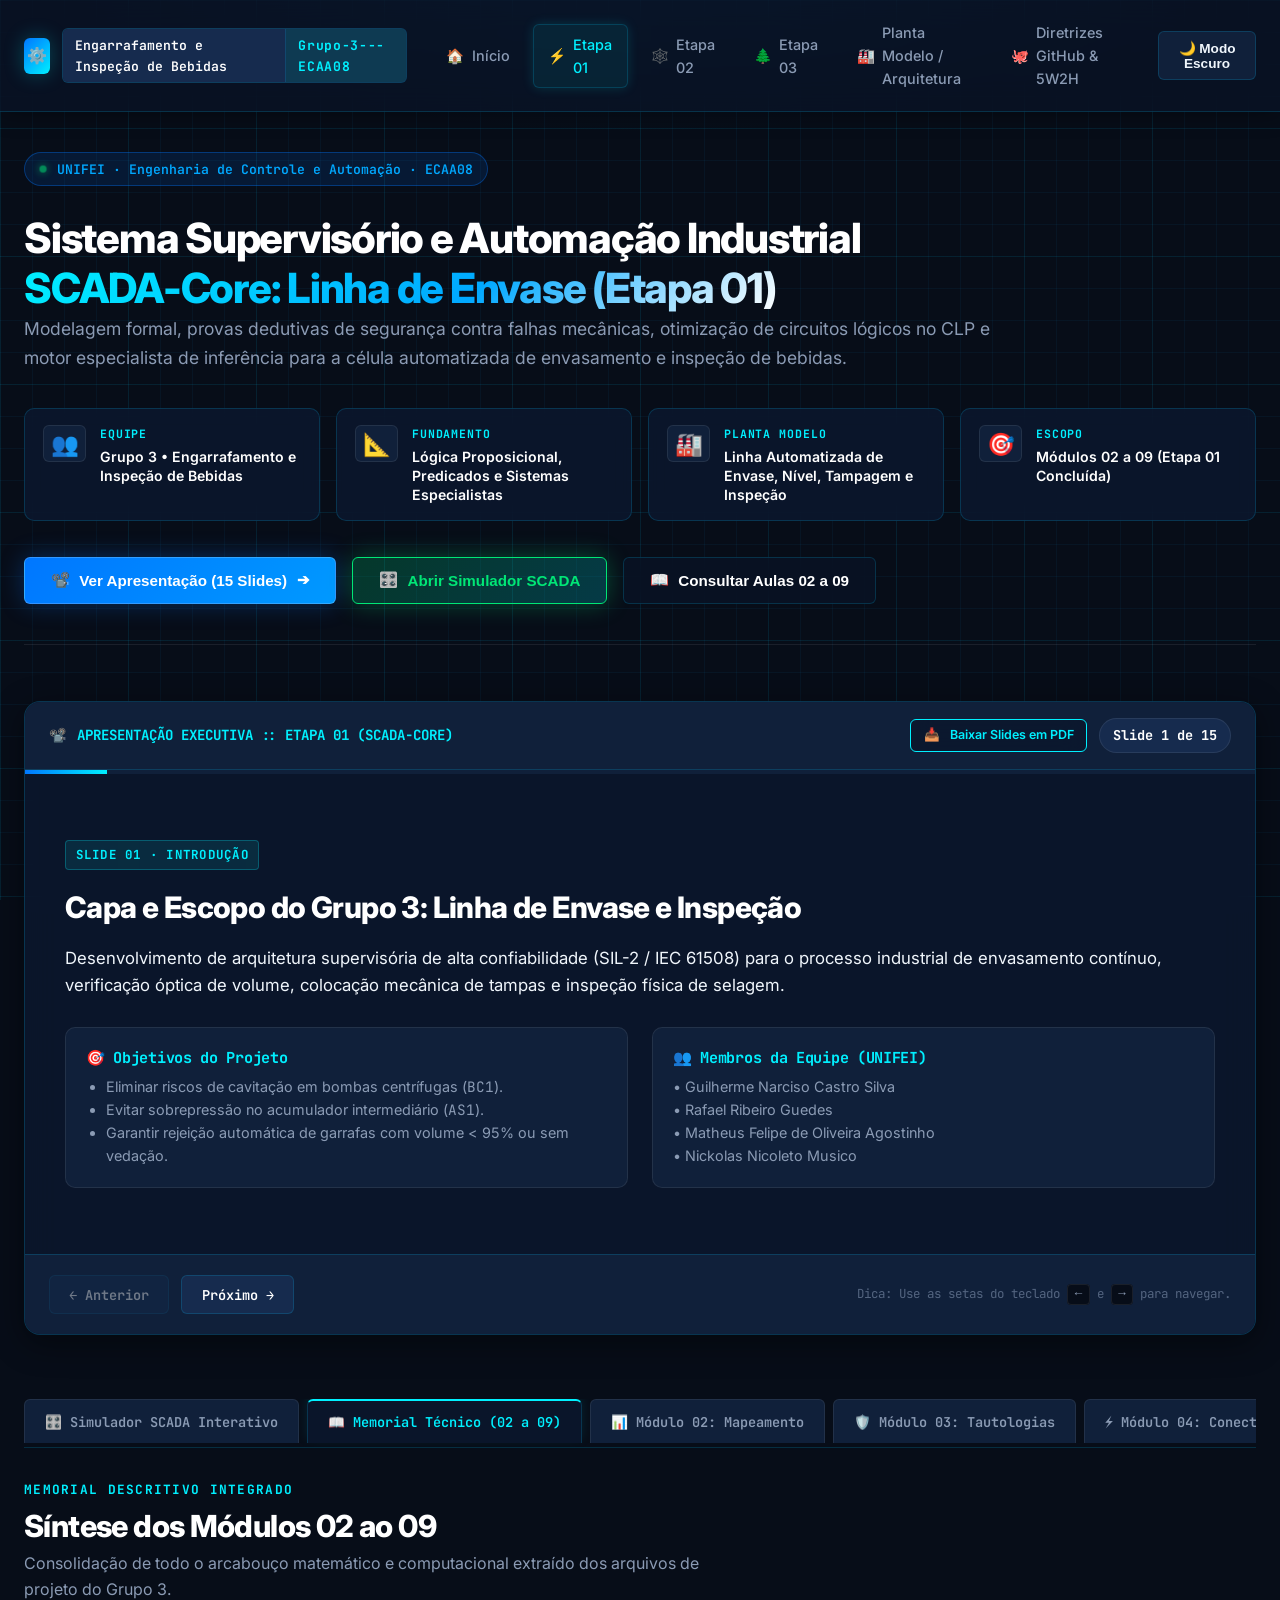
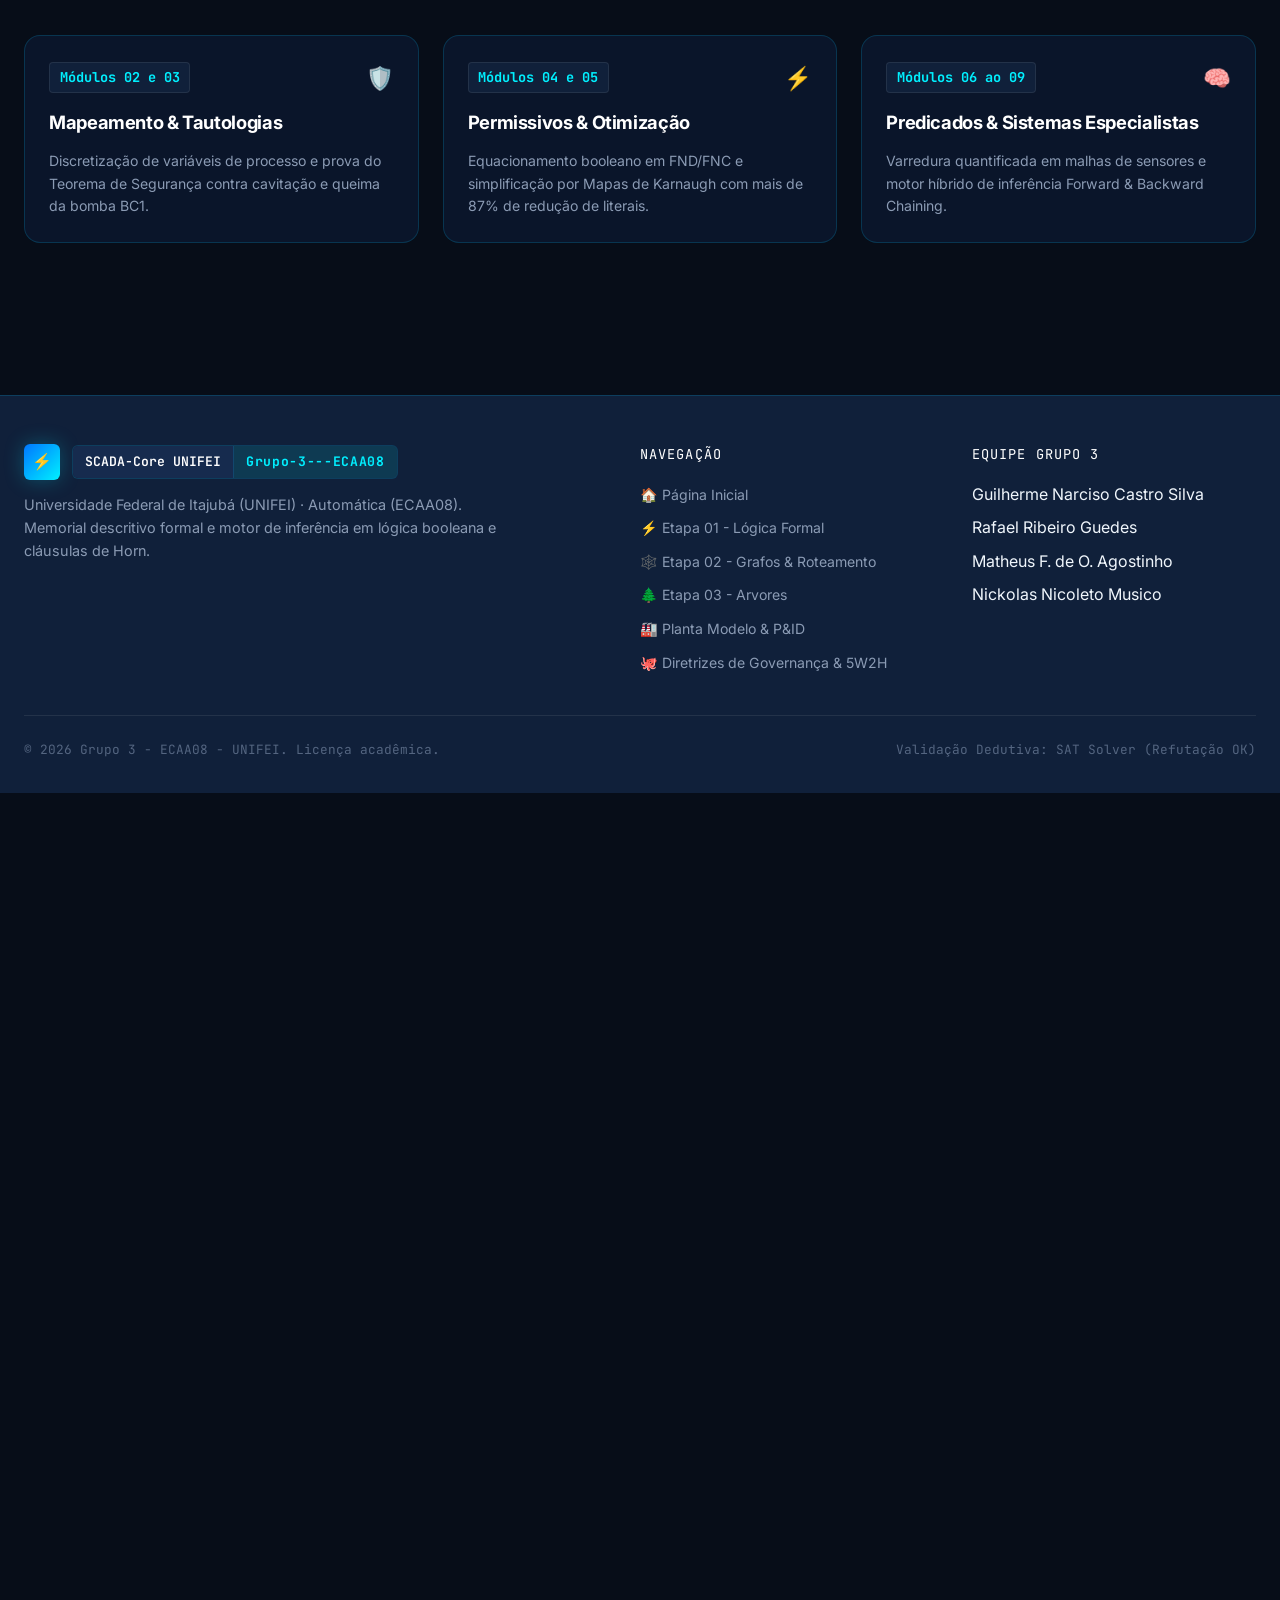
<file: doc/etapa-01.html>
<!DOCTYPE html>
<html lang="pt-BR">
<head>
  <meta charset="UTF-8">
  <meta http-equiv="refresh" content="0; url=etapa-01-logica.html">
  <title>Redirecionando para Etapa 01...</title>
  <link rel="canonical" href="etapa-01-logica.html">
</head>
<body>
  <p>Redirecionando para <a href="etapa-01-logica.html">doc/etapa-01-logica.html</a>...</p>
</body>
</html>
</file>
<file: doc/css/style.css>
/* ==========================================================================
   SCADA-CORE UNIFEI | DESIGN SYSTEM & STYLESHEET
   Disciplina: ECAA08 - Automática / Matemática Discreta
   Projeto: Linha de Envasamento e Inspeção de Bebidas (Grupo 3)
   ========================================================================== */

@import url('https://fonts.googleapis.com/css2?family=Inter:wght@300;400;500;600;700;800&family=JetBrains+Mono:ital,wght@0,300;0,400;0,500;0,600;0,700;1,400&display=swap');

/* --- VARIÁVEIS DO SISTEMA (DARK THEME DEFAULT) --- */
:root {
  --bg-primary: #070d18;
  --bg-secondary: #0c1628;
  --bg-card: rgba(13, 25, 48, 0.75);
  --bg-card-hover: rgba(18, 35, 68, 0.85);
  --bg-glass: rgba(10, 21, 40, 0.65);
  --bg-surface: #10203a;
  --bg-surface-elevated: #162b4e;

  /* Grid e Linhas Técnicas */
  --grid-line-color: rgba(0, 180, 255, 0.05);
  --grid-line-strong: rgba(0, 229, 255, 0.12);
  --grid-size: 32px;
  --border-color: rgba(0, 200, 255, 0.18);
  --border-focus: #00e5ff;
  --border-subtle: rgba(255, 255, 255, 0.08);

  /* Paleta Neon Industrial */
  --cyan-neon: #00f0ff;
  --cyan-glow: rgba(0, 240, 255, 0.35);
  --blue-primary: #0077ff;
  --blue-accent: #00a8ff;
  --blue-glow: rgba(0, 119, 255, 0.3);
  --emerald-ok: #00e676;
  --emerald-glow: rgba(0, 230, 118, 0.35);
  --amber-warn: #ffab00;
  --amber-glow: rgba(255, 171, 0, 0.35);
  --crimson-alarm: #ff1744;
  --crimson-glow: rgba(255, 23, 68, 0.4);
  --purple-accent: #b388ff;

  /* Tipografia & Textos */
  --text-main: #f0f6fc;
  --text-muted: #8b9bb4;
  --text-dim: #546580;
  --text-bright: #ffffff;
  --text-code: #58a6ff;

  /* Efeitos */
  --shadow-card: 0 8px 32px 0 rgba(0, 0, 0, 0.45);
  --shadow-glow-cyan: 0 0 20px rgba(0, 240, 255, 0.25);
  --shadow-glow-blue: 0 0 24px rgba(0, 119, 255, 0.3);
  --shadow-glow-emerald: 0 0 24px rgba(0, 230, 118, 0.3);
  --radius-sm: 6px;
  --radius-md: 10px;
  --radius-lg: 16px;
  --radius-xl: 24px;
  --transition-fast: 0.18s cubic-bezier(0.4, 0, 0.2, 1);
  --transition-normal: 0.3s cubic-bezier(0.4, 0, 0.2, 1);
}

/* --- LIGHT THEME OVERRIDES --- */
[data-theme="light"] {
  --bg-primary: #f2f6fc;
  --bg-secondary: #e2ebf6;
  --bg-card: rgba(255, 255, 255, 0.85);
  --bg-card-hover: rgba(255, 255, 255, 0.98);
  --bg-glass: rgba(240, 246, 255, 0.8);
  --bg-surface: #d8e5f5;
  --bg-surface-elevated: #cbdbf0;

  --grid-line-color: rgba(0, 100, 200, 0.06);
  --grid-line-strong: rgba(0, 119, 255, 0.15);
  --border-color: rgba(0, 102, 204, 0.25);
  --border-focus: #0066cc;
  --border-subtle: rgba(0, 0, 0, 0.08);

  --cyan-neon: #0088aa;
  --cyan-glow: rgba(0, 136, 170, 0.25);
  --blue-primary: #0055cc;
  --blue-accent: #0077ee;
  --blue-glow: rgba(0, 85, 204, 0.25);
  --emerald-ok: #008a3e;
  --emerald-glow: rgba(0, 138, 62, 0.25);
  --amber-warn: #c27d00;
  --amber-glow: rgba(194, 125, 0, 0.25);
  --crimson-alarm: #cc1133;
  --crimson-glow: rgba(204, 17, 51, 0.25);

  --text-main: #142033;
  --text-muted: #4e617d;
  --text-dim: #798da8;
  --text-bright: #09121f;
  --text-code: #005bb5;

  --shadow-card: 0 8px 30px rgba(0, 50, 120, 0.1);
  --shadow-glow-cyan: 0 0 16px rgba(0, 136, 170, 0.15);
  --shadow-glow-blue: 0 0 20px rgba(0, 85, 204, 0.15);
  --shadow-glow-emerald: 0 0 20px rgba(0, 138, 62, 0.15);
}

/* --- RESET & BASE --- */
*, *::before, *::after {
  box-sizing: border-box;
  margin: 0;
  padding: 0;
}

html {
  scroll-behavior: smooth;
  font-size: 16px;
}

body {
  min-height: 100vh;
  font-family: 'Inter', -apple-system, BlinkMacSystemFont, 'Segoe UI', Roboto, sans-serif;
  background-color: var(--bg-primary);
  color: var(--text-main);
  line-height: 1.6;
  overflow-x: hidden;
  position: relative;
  background-image: 
    linear-gradient(var(--grid-line-color) 1px, transparent 1px),
    linear-gradient(90deg, var(--grid-line-color) 1px, transparent 1px),
    radial-gradient(ellipse 80% 50% at 50% -20%, rgba(0, 140, 255, 0.15), transparent 70%);
  background-size: var(--grid-size) var(--grid-size), var(--grid-size) var(--grid-size), 100% 100%;
  background-attachment: fixed;
}

body::before {
  content: "";
  position: fixed;
  top: 0;
  left: 0;
  width: 100%;
  height: 100%;
  background: 
    linear-gradient(90deg, var(--grid-line-strong) 1px, transparent 1px) 0 0 / calc(var(--grid-size) * 4) calc(var(--grid-size) * 4),
    linear-gradient(var(--grid-line-strong) 1px, transparent 1px) 0 0 / calc(var(--grid-size) * 4) calc(var(--grid-size) * 4);
  pointer-events: none;
  z-index: 0;
  opacity: 0.5;
}

/* --- TIPOGRAFIA TÉCNICA --- */
h1, h2, h3, h4, h5, h6 {
  color: var(--text-bright);
  font-weight: 700;
  line-height: 1.25;
  letter-spacing: -0.02em;
}

p {
  color: var(--text-muted);
}

a {
  color: var(--cyan-neon);
  text-decoration: none;
  transition: color var(--transition-fast);
}

a:hover {
  color: var(--blue-accent);
}

code, pre, .mono-font {
  font-family: 'JetBrains Mono', monospace;
}

/* --- HEADER & NAVBAR SUPERIOR --- */
.scada-navbar {
  position: sticky;
  top: 0;
  z-index: 1000;
  background: var(--bg-glass);
  backdrop-filter: blur(16px);
  -webkit-backdrop-filter: blur(16px);
  border-bottom: 1px solid var(--border-color);
  box-shadow: 0 4px 20px rgba(0, 0, 0, 0.3);
}

.navbar-container {
  max-width: 1380px;
  margin: 0 auto;
  padding: 0.75rem 1.5rem;
  display: flex;
  align-items: center;
  justify-content: space-between;
  gap: 1.5rem;
}

.brand-group {
  display: flex;
  align-items: center;
  gap: 0.75rem;
}

.brand-icon {
  width: 36px;
  height: 36px;
  border-radius: var(--radius-sm);
  background: linear-gradient(135deg, var(--blue-primary), var(--cyan-neon));
  display: flex;
  align-items: center;
  justify-content: center;
  color: #000;
  font-weight: 900;
  box-shadow: var(--shadow-glow-cyan);
}

.brand-badge-dual {
  display: inline-flex;
  align-items: stretch;
  border-radius: var(--radius-sm);
  border: 1px solid var(--border-color);
  overflow: hidden;
  font-family: 'JetBrains Mono', monospace;
  font-size: 0.82rem;
  background: var(--bg-surface);
}

.badge-segment-title {
  padding: 0.35rem 0.75rem;
  background: var(--bg-surface-elevated);
  color: var(--text-bright);
  font-weight: 600;
  display: flex;
  align-items: center;
  gap: 0.4rem;
  border-right: 1px solid var(--border-color);
}

.badge-segment-group {
  padding: 0.35rem 0.75rem;
  background: rgba(0, 240, 255, 0.12);
  color: var(--cyan-neon);
  font-weight: 700;
  letter-spacing: 0.05em;
  display: flex;
  align-items: center;
}

.nav-menu {
  display: flex;
  align-items: center;
  list-style: none;
  gap: 0.5rem;
}

.nav-link {
  display: flex;
  align-items: center;
  gap: 0.45rem;
  padding: 0.5rem 0.9rem;
  border-radius: var(--radius-sm);
  color: var(--text-muted);
  font-size: 0.9rem;
  font-weight: 500;
  transition: all var(--transition-fast);
  border: 1px solid transparent;
}

.nav-link:hover {
  color: var(--text-bright);
  background: var(--bg-surface);
  border-color: var(--border-subtle);
}

.nav-link.active {
  color: var(--cyan-neon);
  background: rgba(0, 240, 255, 0.08);
  border-color: var(--border-color);
  box-shadow: 0 0 12px rgba(0, 240, 255, 0.15);
}

.nav-actions {
  display: flex;
  align-items: center;
  gap: 0.75rem;
}

.theme-toggle-btn {
  background: var(--bg-surface);
  border: 1px solid var(--border-color);
  color: var(--text-main);
  padding: 0.5rem 0.8rem;
  border-radius: var(--radius-sm);
  cursor: pointer;
  display: flex;
  align-items: center;
  gap: 0.5rem;
  font-size: 0.85rem;
  font-weight: 600;
  transition: all var(--transition-fast);
}

.theme-toggle-btn:hover {
  background: var(--bg-surface-elevated);
  border-color: var(--cyan-neon);
  box-shadow: var(--shadow-glow-cyan);
}

.mobile-nav-toggle {
  display: none;
  background: transparent;
  border: none;
  color: var(--text-bright);
  font-size: 1.5rem;
  cursor: pointer;
}

/* --- CONTAINER PRINCIPAL --- */
.scada-container {
  max-width: 1380px;
  margin: 0 auto;
  padding: 2.5rem 1.5rem 5rem 1.5rem;
  position: relative;
  z-index: 1;
}

/* --- HERO SECTION --- */
.hero-section {
  display: flex;
  flex-direction: column;
  gap: 1.75rem;
  margin-bottom: 3.5rem;
  padding-bottom: 2.5rem;
  border-bottom: 1px solid var(--border-subtle);
}

.institution-badge {
  display: inline-flex;
  align-items: center;
  gap: 0.6rem;
  padding: 0.35rem 0.9rem;
  border-radius: 999px;
  background: rgba(0, 119, 255, 0.12);
  border: 1px solid rgba(0, 119, 255, 0.35);
  color: var(--blue-accent);
  font-size: 0.82rem;
  font-weight: 600;
  font-family: 'JetBrains Mono', monospace;
  width: fit-content;
}

.live-indicator {
  width: 8px;
  height: 8px;
  border-radius: 50%;
  background-color: var(--emerald-ok);
  box-shadow: 0 0 10px var(--emerald-ok);
  animation: pulse-dot 2s infinite ease-in-out;
}

@keyframes pulse-dot {
  0%, 100% { opacity: 1; transform: scale(1); }
  50% { opacity: 0.4; transform: scale(0.85); }
}

.hero-title {
  font-size: 2.6rem;
  line-height: 1.2;
  font-weight: 800;
  letter-spacing: -0.03em;
}

.hero-title .gradient-text {
  background: linear-gradient(135deg, var(--cyan-neon) 0%, var(--blue-accent) 60%, #fff 100%);
  -webkit-background-clip: text;
  -webkit-text-fill-color: transparent;
}

.hero-description {
  font-size: 1.1rem;
  color: var(--text-muted);
  line-height: 1.65;
  max-width: 980px;
}

/* GRID DE METADADOS (4 CARDS) */
.metadata-grid-4 {
  display: grid;
  grid-template-columns: repeat(4, 1fr);
  gap: 1rem;
  margin-top: 0.5rem;
}

.meta-box-card {
  background: var(--bg-card);
  border: 1px solid var(--border-color);
  border-radius: var(--radius-md);
  padding: 1rem 1.15rem;
  display: flex;
  align-items: flex-start;
  gap: 0.85rem;
  backdrop-filter: blur(12px);
  transition: all var(--transition-fast);
}

.meta-box-card:hover {
  transform: translateY(-2px);
  border-color: var(--cyan-neon);
  box-shadow: var(--shadow-glow-cyan);
}

.meta-box-icon {
  font-size: 1.4rem;
  line-height: 1;
  padding: 0.4rem;
  background: var(--bg-surface);
  border-radius: var(--radius-sm);
  border: 1px solid var(--border-subtle);
}

.meta-box-content {
  display: flex;
  flex-direction: column;
  gap: 0.2rem;
}

.meta-box-label {
  font-size: 0.72rem;
  text-transform: uppercase;
  letter-spacing: 0.08em;
  font-family: 'JetBrains Mono', monospace;
  color: var(--cyan-neon);
  font-weight: 700;
}

.meta-box-value {
  font-size: 0.88rem;
  font-weight: 600;
  color: var(--text-bright);
  line-height: 1.35;
}

/* BLOCO DE 3 BOTÕES DE AÇÃO RÁPIDA (CTAs) */
.cta-group-3 {
  display: flex;
  flex-wrap: wrap;
  gap: 1rem;
  margin-top: 0.5rem;
}

.btn-cta-slide {
  display: inline-flex;
  align-items: center;
  justify-content: center;
  gap: 0.6rem;
  padding: 0.85rem 1.6rem;
  border-radius: var(--radius-sm);
  background: linear-gradient(135deg, var(--blue-primary) 0%, #0099ff 100%);
  color: #ffffff;
  font-weight: 600;
  font-size: 0.95rem;
  border: 1px solid rgba(255, 255, 255, 0.2);
  box-shadow: var(--shadow-glow-blue);
  cursor: pointer;
  transition: all var(--transition-normal);
}

.btn-cta-slide:hover {
  transform: translateY(-2px);
  box-shadow: 0 0 30px rgba(0, 119, 255, 0.55);
  color: #fff;
}

.btn-cta-sim {
  display: inline-flex;
  align-items: center;
  justify-content: center;
  gap: 0.6rem;
  padding: 0.85rem 1.6rem;
  border-radius: var(--radius-sm);
  background: linear-gradient(135deg, rgba(0, 230, 118, 0.2) 0%, rgba(0, 240, 255, 0.2) 100%);
  color: var(--emerald-ok);
  font-weight: 700;
  font-size: 0.95rem;
  border: 1px solid var(--emerald-ok);
  box-shadow: var(--shadow-glow-emerald);
  cursor: pointer;
  transition: all var(--transition-normal);
}

.btn-cta-sim:hover {
  transform: translateY(-2px);
  background: linear-gradient(135deg, rgba(0, 230, 118, 0.35) 0%, rgba(0, 240, 255, 0.35) 100%);
  color: #ffffff;
  box-shadow: 0 0 30px rgba(0, 230, 118, 0.5);
}

.btn-cta-docs {
  display: inline-flex;
  align-items: center;
  justify-content: center;
  gap: 0.6rem;
  padding: 0.85rem 1.6rem;
  border-radius: var(--radius-sm);
  background: var(--bg-glass);
  backdrop-filter: blur(12px);
  color: var(--text-bright);
  font-weight: 600;
  font-size: 0.95rem;
  border: 1px solid var(--border-color);
  cursor: pointer;
  transition: all var(--transition-normal);
}

.btn-cta-docs:hover {
  background: var(--bg-surface-elevated);
  border-color: var(--cyan-neon);
  box-shadow: var(--shadow-glow-cyan);
  transform: translateY(-2px);
  color: var(--cyan-neon);
}

/* BOTÕES PRIMÁRIOS E DE VIDRO GERAIS */
.btn-cta-primary {
  display: inline-flex;
  align-items: center;
  justify-content: center;
  gap: 0.6rem;
  padding: 0.85rem 1.6rem;
  border-radius: var(--radius-sm);
  background: linear-gradient(135deg, var(--blue-primary) 0%, #0099ff 100%);
  color: #ffffff;
  font-weight: 600;
  font-size: 0.95rem;
  border: 1px solid rgba(255, 255, 255, 0.2);
  box-shadow: var(--shadow-glow-blue);
  cursor: pointer;
  transition: all var(--transition-normal);
}

.btn-cta-primary:hover {
  transform: translateY(-2px);
  box-shadow: 0 0 30px rgba(0, 119, 255, 0.5);
  color: #fff;
}

.btn-cta-glass {
  display: inline-flex;
  align-items: center;
  justify-content: center;
  gap: 0.6rem;
  padding: 0.85rem 1.6rem;
  border-radius: var(--radius-sm);
  background: var(--bg-glass);
  backdrop-filter: blur(12px);
  color: var(--text-bright);
  font-weight: 600;
  font-size: 0.95rem;
  border: 1px solid var(--border-color);
  cursor: pointer;
  transition: all var(--transition-normal);
}

.btn-cta-glass:hover {
  background: var(--bg-surface-elevated);
  border-color: var(--cyan-neon);
  box-shadow: var(--shadow-glow-cyan);
  transform: translateY(-2px);
  color: var(--cyan-neon);
}

/* ==========================================================================
   APRESENTAÇÃO EXECUTIVA EM 15 SLIDES (COMPONENTE INTERATIVO)
   ========================================================================== */
.slide-deck-wrapper {
  background: var(--bg-card);
  border: 1px solid var(--border-color);
  border-radius: var(--radius-lg);
  box-shadow: var(--shadow-card);
  backdrop-filter: blur(16px);
  overflow: hidden;
  margin: 2.5rem 0 4rem 0;
  display: flex;
  flex-direction: column;
}

.slide-deck-header {
  padding: 1rem 1.5rem;
  background: var(--bg-surface);
  border-bottom: 1px solid var(--border-color);
  display: flex;
  align-items: center;
  justify-content: space-between;
  gap: 1rem;
}

.slide-deck-title {
  display: flex;
  align-items: center;
  gap: 0.6rem;
  font-family: 'JetBrains Mono', monospace;
  font-size: 0.88rem;
  font-weight: 700;
  color: var(--cyan-neon);
}

.slide-counter-badge {
  font-family: 'JetBrains Mono', monospace;
  font-size: 0.85rem;
  font-weight: 700;
  color: var(--text-bright);
  background: var(--bg-surface-elevated);
  border: 1px solid var(--border-subtle);
  padding: 0.35rem 0.8rem;
  border-radius: 999px;
}

/* Barra de Progresso do Slide */
.slide-progress-bar-bg {
  width: 100%;
  height: 4px;
  background: var(--bg-surface);
}

.slide-progress-bar-fill {
  height: 100%;
  width: 6.66%;
  background: linear-gradient(90deg, var(--blue-primary), var(--cyan-neon));
  transition: width 0.3s cubic-bezier(0.4, 0, 0.2, 1);
}

/* Área do Slide Ativo */
.slide-display-area {
  min-height: 480px;
  padding: 2.5rem;
  position: relative;
  display: flex;
  align-items: center;
  justify-content: center;
}

.slide-item {
  display: none;
  width: 100%;
  animation: slideFadeIn 0.35s ease;
}

.slide-item.active {
  display: block;
}

@keyframes slideFadeIn {
  from { opacity: 0; transform: translateY(8px); }
  to { opacity: 1; transform: translateY(0); }
}

.slide-card-inner {
  display: flex;
  flex-direction: column;
  gap: 1.25rem;
}

.slide-tag {
  font-family: 'JetBrains Mono', monospace;
  font-size: 0.78rem;
  font-weight: 700;
  color: var(--cyan-neon);
  text-transform: uppercase;
  letter-spacing: 0.1em;
  background: rgba(0, 240, 255, 0.1);
  padding: 0.25rem 0.6rem;
  border-radius: 4px;
  width: fit-content;
  border: 1px solid rgba(0, 240, 255, 0.25);
}

.slide-heading {
  font-size: 1.85rem;
  font-weight: 800;
  line-height: 1.2;
}

.slide-body-text {
  font-size: 1.05rem;
  color: var(--text-main);
  line-height: 1.6;
}

.slide-grid-content {
  display: grid;
  grid-template-columns: 1fr 1fr;
  gap: 1.5rem;
  margin-top: 0.5rem;
}

.slide-subcard {
  background: var(--bg-surface);
  border: 1px solid var(--border-subtle);
  border-radius: var(--radius-md);
  padding: 1.25rem;
  display: flex;
  flex-direction: column;
  gap: 0.5rem;
}

.slide-subcard h4 {
  font-size: 0.95rem;
  color: var(--cyan-neon);
  font-family: 'JetBrains Mono', monospace;
}

.slide-subcard p, .slide-subcard ul {
  font-size: 0.9rem;
  color: var(--text-muted);
}

.slide-subcard ul {
  padding-left: 1.25rem;
}

/* Footer / Controles de Navegação dos Slides */
.slide-deck-footer {
  padding: 1.25rem 1.5rem;
  background: var(--bg-surface);
  border-top: 1px solid var(--border-color);
  display: flex;
  align-items: center;
  justify-content: space-between;
  flex-wrap: wrap;
  gap: 1rem;
}

.slide-nav-controls {
  display: flex;
  align-items: center;
  gap: 0.75rem;
}

.btn-slide-nav {
  padding: 0.6rem 1.2rem;
  border-radius: var(--radius-sm);
  background: var(--bg-surface-elevated);
  border: 1px solid var(--border-color);
  color: var(--text-bright);
  font-family: 'JetBrains Mono', monospace;
  font-size: 0.85rem;
  font-weight: 600;
  cursor: pointer;
  transition: all var(--transition-fast);
}

.btn-slide-nav:hover:not(:disabled) {
  background: rgba(0, 240, 255, 0.15);
  border-color: var(--cyan-neon);
  color: var(--cyan-neon);
  box-shadow: var(--shadow-glow-cyan);
}

.btn-slide-nav:disabled {
  opacity: 0.4;
  cursor: not-allowed;
}

.slide-keyboard-hint {
  font-size: 0.78rem;
  color: var(--text-dim);
  font-family: 'JetBrains Mono', monospace;
}

.slide-keyboard-hint kbd {
  background: var(--bg-primary);
  border: 1px solid var(--border-subtle);
  border-radius: 4px;
  padding: 0.15rem 0.4rem;
  color: var(--text-muted);
}

/* ==========================================================================
   COMPONENTES TÉCNICOS & MEMORIAL (ETAPA-01, PLANTA, SIMULADOR)
   ========================================================================== */

/* Abas de Navegação Técnica */
.scada-tabs {
  display: flex;
  gap: 0.5rem;
  border-bottom: 1px solid var(--border-color);
  margin-bottom: 2rem;
  overflow-x: auto;
  padding-bottom: 0.25rem;
}

.scada-tab-btn {
  background: var(--bg-surface);
  border: 1px solid var(--border-subtle);
  border-bottom: none;
  color: var(--text-muted);
  padding: 0.75rem 1.25rem;
  border-radius: var(--radius-sm) var(--radius-sm) 0 0;
  font-family: 'JetBrains Mono', monospace;
  font-size: 0.85rem;
  font-weight: 600;
  cursor: pointer;
  transition: all var(--transition-fast);
  white-space: nowrap;
}

.scada-tab-btn:hover {
  background: var(--bg-surface-elevated);
  color: var(--text-bright);
  border-color: var(--border-color);
}

.scada-tab-btn.active {
  background: var(--bg-card);
  color: var(--cyan-neon);
  border-color: var(--border-color);
  border-top: 2px solid var(--cyan-neon);
  box-shadow: 0 -4px 12px rgba(0, 240, 255, 0.1);
}

.tab-pane {
  display: none;
}

.tab-pane.active {
  display: block;
  animation: fadeIn 0.3s ease;
}

@keyframes fadeIn {
  from { opacity: 0; transform: translateY(6px); }
  to { opacity: 1; transform: translateY(0); }
}

/* Tabelas Técnicas SCADA */
.scada-table-container {
  width: 100%;
  overflow-x: auto;
  background: var(--bg-card);
  border: 1px solid var(--border-color);
  border-radius: var(--radius-md);
  margin: 1.5rem 0;
  box-shadow: var(--shadow-card);
}

.scada-table {
  width: 100%;
  border-collapse: collapse;
  text-align: left;
  font-size: 0.88rem;
}

.scada-table th {
  background: var(--bg-surface-elevated);
  color: var(--cyan-neon);
  font-family: 'JetBrains Mono', monospace;
  font-weight: 700;
  padding: 0.9rem 1.1rem;
  border-bottom: 1px solid var(--border-color);
  font-size: 0.82rem;
  letter-spacing: 0.05em;
  text-transform: uppercase;
}

.scada-table td {
  padding: 0.85rem 1.1rem;
  border-bottom: 1px solid var(--border-subtle);
  color: var(--text-main);
}

.scada-table tr:hover td {
  background: rgba(0, 240, 255, 0.03);
}

.scada-table tr:last-child td {
  border-bottom: none;
}

/* Caixas de Fórmulas Matemáticas & Teoremas */
.math-card {
  background: var(--bg-surface);
  border: 1px solid var(--border-color);
  border-left: 4px solid var(--cyan-neon);
  border-radius: var(--radius-sm);
  padding: 1.25rem 1.5rem;
  margin: 1.5rem 0;
  font-family: 'JetBrains Mono', monospace;
  overflow-x: auto;
}

.math-card-title {
  font-size: 0.85rem;
  font-weight: 700;
  color: var(--cyan-neon);
  margin-bottom: 0.5rem;
  display: flex;
  align-items: center;
  gap: 0.5rem;
}

.math-formula {
  font-size: 1.05rem;
  color: var(--text-bright);
  padding: 0.5rem 0;
  line-height: 1.6;
}

/* Callouts Técnicos (Avisos, Informações, Sucesso) */
.scada-callout {
  border-radius: var(--radius-md);
  padding: 1.25rem 1.5rem;
  margin: 1.5rem 0;
  display: flex;
  gap: 1rem;
  align-items: flex-start;
}

.scada-callout.info {
  background: rgba(0, 119, 255, 0.1);
  border: 1px solid rgba(0, 119, 255, 0.3);
  color: var(--text-main);
}

.scada-callout.info .callout-icon {
  color: var(--blue-accent);
}

.scada-callout.success {
  background: rgba(0, 230, 118, 0.1);
  border: 1px solid rgba(0, 230, 118, 0.3);
  color: var(--text-main);
}

.scada-callout.danger {
  background: rgba(255, 23, 68, 0.1);
  border: 1px solid rgba(255, 23, 68, 0.3);
  color: var(--text-main);
}

.callout-icon {
  font-size: 1.4rem;
  line-height: 1;
}

.callout-body {
  display: flex;
  flex-direction: column;
  gap: 0.35rem;
}

.callout-title {
  font-weight: 700;
  color: var(--text-bright);
}

/* ==========================================================================
   SIMULADOR INTERATIVO SCADA (PAINEL DE CONTROLE EM TEMPO REAL)
   ========================================================================== */
.simulator-layout {
  display: grid;
  grid-template-columns: 1fr 1fr;
  gap: 1.5rem;
  margin: 2rem 0;
}

.sim-panel {
  background: var(--bg-card);
  border: 1px solid var(--border-color);
  border-radius: var(--radius-lg);
  box-shadow: var(--shadow-card);
  overflow: hidden;
  display: flex;
  flex-direction: column;
}

.sim-panel-header {
  padding: 1rem 1.25rem;
  background: var(--bg-surface);
  border-bottom: 1px solid var(--border-color);
  display: flex;
  align-items: center;
  justify-content: space-between;
  font-family: 'JetBrains Mono', monospace;
  font-size: 0.88rem;
  font-weight: 700;
}

.sim-panel-body {
  padding: 1.5rem;
  display: flex;
  flex-direction: column;
  gap: 1.25rem;
  flex: 1;
}

.control-group {
  display: flex;
  flex-direction: column;
  gap: 0.5rem;
}

.control-header {
  display: flex;
  justify-content: space-between;
  font-size: 0.85rem;
}

.control-header span {
  font-family: 'JetBrains Mono', monospace;
  color: var(--cyan-neon);
  font-weight: 600;
}

.scada-range {
  -webkit-appearance: none;
  appearance: none;
  width: 100%;
  height: 6px;
  border-radius: 3px;
  background: var(--bg-surface-elevated);
  outline: none;
  transition: opacity 0.2s;
}

.scada-range::-webkit-slider-thumb {
  -webkit-appearance: none;
  appearance: none;
  width: 18px;
  height: 18px;
  border-radius: 50%;
  background: var(--cyan-neon);
  cursor: pointer;
  box-shadow: 0 0 10px var(--cyan-neon);
  border: 2px solid #000;
}

.scada-toggle-grid {
  display: grid;
  grid-template-columns: repeat(2, 1fr);
  gap: 0.75rem;
}

.scada-toggle-btn {
  padding: 0.6rem 0.8rem;
  border-radius: var(--radius-sm);
  background: var(--bg-surface);
  border: 1px solid var(--border-subtle);
  color: var(--text-muted);
  font-family: 'JetBrains Mono', monospace;
  font-size: 0.8rem;
  cursor: pointer;
  display: flex;
  align-items: center;
  justify-content: space-between;
  transition: all var(--transition-fast);
}

.scada-toggle-btn.active {
  background: rgba(0, 240, 255, 0.15);
  border-color: var(--cyan-neon);
  color: var(--text-bright);
}

.scada-toggle-btn.active .toggle-status {
  color: var(--emerald-ok);
  font-weight: 700;
}

.toggle-status {
  color: var(--text-dim);
}

.actuator-status-grid {
  display: grid;
  grid-template-columns: repeat(2, 1fr);
  gap: 0.75rem;
}

.actuator-card {
  background: var(--bg-surface);
  border: 1px solid var(--border-subtle);
  border-radius: var(--radius-sm);
  padding: 0.75rem 1rem;
  display: flex;
  align-items: center;
  justify-content: space-between;
}

.actuator-tag {
  font-family: 'JetBrains Mono', monospace;
  font-size: 0.85rem;
  font-weight: 700;
  color: var(--text-bright);
}

.actuator-pill {
  padding: 0.2rem 0.6rem;
  border-radius: 4px;
  font-family: 'JetBrains Mono', monospace;
  font-size: 0.72rem;
  font-weight: 700;
}

.actuator-pill.on {
  background: rgba(0, 230, 118, 0.2);
  color: var(--emerald-ok);
  border: 1px solid var(--emerald-ok);
  box-shadow: 0 0 8px rgba(0, 230, 118, 0.3);
}

.actuator-pill.off {
  background: rgba(255, 23, 68, 0.15);
  color: var(--crimson-alarm);
  border: 1px solid rgba(255, 23, 68, 0.3);
}

.scada-terminal {
  background: #040810;
  border: 1px solid var(--border-color);
  border-radius: var(--radius-md);
  padding: 1rem;
  font-family: 'JetBrains Mono', monospace;
  font-size: 0.8rem;
  color: #00ffaa;
  height: 220px;
  overflow-y: auto;
  display: flex;
  flex-direction: column;
  gap: 0.4rem;
  box-shadow: inset 0 0 16px rgba(0, 0, 0, 0.8);
}

.terminal-entry {
  line-height: 1.4;
  word-break: break-all;
}

.terminal-entry.warn {
  color: var(--amber-warn);
}

.terminal-entry.danger {
  color: var(--crimson-alarm);
  font-weight: 700;
}

.terminal-entry.info {
  color: var(--cyan-neon);
}

.code-box {
  background: #050b14;
  border: 1px solid var(--border-color);
  border-radius: var(--radius-md);
  padding: 1.25rem;
  margin: 1.5rem 0;
  font-family: 'JetBrains Mono', monospace;
  font-size: 0.85rem;
  overflow-x: auto;
  color: #c9d1d9;
  line-height: 1.5;
}

/* --- CARDS HERO DE PROJETO (INDEX) --- */
.hero-card-container {
  display: flex;
  flex-direction: column;
}

.project-scada-card {
  background: var(--bg-card);
  border: 1px solid var(--border-color);
  border-radius: var(--radius-lg);
  box-shadow: var(--shadow-card);
  backdrop-filter: blur(16px);
  overflow: hidden;
  position: relative;
}

.project-scada-card::before {
  content: "";
  position: absolute;
  top: 0;
  left: 0;
  right: 0;
  height: 3px;
  background: linear-gradient(90deg, var(--cyan-neon), var(--blue-primary), var(--emerald-ok));
}

.card-header-technical {
  padding: 1rem 1.25rem;
  background: var(--bg-surface);
  border-bottom: 1px solid var(--border-color);
  display: flex;
  align-items: center;
  justify-content: space-between;
}

.tech-header-title {
  display: flex;
  align-items: center;
  gap: 0.6rem;
  font-family: 'JetBrains Mono', monospace;
  font-size: 0.85rem;
  font-weight: 700;
  color: var(--cyan-neon);
}

.tech-status-badge {
  padding: 0.25rem 0.6rem;
  border-radius: 4px;
  font-size: 0.72rem;
  font-weight: 700;
  font-family: 'JetBrains Mono', monospace;
  background: rgba(0, 230, 118, 0.15);
  color: var(--emerald-ok);
  border: 1px solid rgba(0, 230, 118, 0.3);
}

.card-body-intro {
  padding: 1.5rem;
  display: flex;
  flex-direction: column;
  gap: 1.15rem;
}

.intro-lead {
  font-size: 0.95rem;
  color: var(--text-main);
  line-height: 1.6;
}

.team-list-box {
  background: var(--bg-surface);
  border: 1px solid var(--border-subtle);
  border-radius: var(--radius-sm);
  padding: 0.85rem 1rem;
}

.team-list-title {
  font-size: 0.78rem;
  text-transform: uppercase;
  letter-spacing: 0.08em;
  color: var(--text-dim);
  margin-bottom: 0.5rem;
  font-family: 'JetBrains Mono', monospace;
}

.team-members-grid {
  display: grid;
  grid-template-columns: repeat(2, 1fr);
  gap: 0.4rem;
  font-size: 0.85rem;
  color: var(--text-muted);
  font-family: 'JetBrains Mono', monospace;
}

.team-member-item {
  display: flex;
  align-items: center;
  gap: 0.4rem;
}

.team-member-item::before {
  content: "▹";
  color: var(--cyan-neon);
}

.card-footer-metrics {
  padding: 0.85rem 1.25rem;
  background: var(--bg-surface);
  border-top: 1px solid var(--border-subtle);
  display: flex;
  justify-content: space-around;
  text-align: center;
}

.metric-mini-item {
  display: flex;
  flex-direction: column;
}

.metric-mini-value {
  font-family: 'JetBrains Mono', monospace;
  font-size: 1.15rem;
  font-weight: 700;
  color: var(--text-bright);
}

.metric-mini-label {
  font-size: 0.72rem;
  color: var(--text-dim);
  text-transform: uppercase;
}

/* --- TELEMETRIA & STATS TICKER --- */
.scada-stats-bar {
  display: grid;
  grid-template-columns: repeat(4, 1fr);
  gap: 1.25rem;
  margin-bottom: 4rem;
}

.stat-card {
  background: var(--bg-card);
  border: 1px solid var(--border-color);
  border-radius: var(--radius-md);
  padding: 1.25rem;
  display: flex;
  align-items: center;
  gap: 1rem;
  position: relative;
  overflow: hidden;
  transition: transform var(--transition-fast), border-color var(--transition-fast);
}

.stat-card:hover {
  transform: translateY(-2px);
  border-color: var(--cyan-neon);
  box-shadow: var(--shadow-glow-cyan);
}

.stat-icon {
  width: 48px;
  height: 48px;
  border-radius: var(--radius-sm);
  display: flex;
  align-items: center;
  justify-content: center;
  font-size: 1.4rem;
  background: var(--bg-surface);
  border: 1px solid var(--border-subtle);
}

.stat-info {
  display: flex;
  flex-direction: column;
}

.stat-value {
  font-size: 1.7rem;
  font-weight: 800;
  font-family: 'JetBrains Mono', monospace;
  color: var(--text-bright);
  line-height: 1.1;
}

.stat-label {
  font-size: 0.82rem;
  color: var(--text-muted);
  margin-top: 0.2rem;
}

/* --- SECTION HEADERS --- */
.section-header {
  margin-bottom: 2rem;
  display: flex;
  flex-direction: column;
  gap: 0.4rem;
}

.section-tag {
  font-family: 'JetBrains Mono', monospace;
  font-size: 0.8rem;
  color: var(--cyan-neon);
  text-transform: uppercase;
  letter-spacing: 0.1em;
  font-weight: 700;
}

.section-title {
  font-size: 1.9rem;
  font-weight: 800;
}

.section-subtitle {
  color: var(--text-muted);
  max-width: 720px;
  font-size: 1rem;
}

/* --- ROADMAP DAS ETAPAS DO SEMESTRE --- */
.roadmap-container {
  display: flex;
  flex-direction: column;
  gap: 1.5rem;
  margin-bottom: 4.5rem;
}

.stage-card {
  background: var(--bg-card);
  border: 1px solid var(--border-color);
  border-radius: var(--radius-lg);
  padding: 1.75rem;
  display: grid;
  grid-template-columns: auto 1fr auto;
  gap: 1.75rem;
  align-items: center;
  backdrop-filter: blur(12px);
  position: relative;
  transition: all var(--transition-normal);
}

.stage-card.available {
  border-color: rgba(0, 240, 255, 0.4);
  box-shadow: 0 4px 24px rgba(0, 240, 255, 0.08);
}

.stage-card.available:hover {
  transform: translateY(-3px);
  border-color: var(--cyan-neon);
  box-shadow: var(--shadow-glow-cyan);
}

.stage-card.upcoming {
  opacity: 0.75;
  border-color: var(--border-subtle);
}

.stage-card.upcoming:hover {
  opacity: 1;
  border-color: var(--border-color);
}

.stage-number-box {
  width: 68px;
  height: 68px;
  border-radius: var(--radius-md);
  background: var(--bg-surface);
  border: 1px solid var(--border-color);
  display: flex;
  flex-direction: column;
  align-items: center;
  justify-content: center;
  font-family: 'JetBrains Mono', monospace;
}

.stage-number-box .stage-prefix {
  font-size: 0.68rem;
  color: var(--text-dim);
  text-transform: uppercase;
}

.stage-number-box .stage-num {
  font-size: 1.6rem;
  font-weight: 800;
  color: var(--cyan-neon);
  line-height: 1;
}

.stage-card.upcoming .stage-number-box .stage-num {
  color: var(--text-muted);
}

.stage-details {
  display: flex;
  flex-direction: column;
  gap: 0.5rem;
}

.stage-header-line {
  display: flex;
  align-items: center;
  gap: 0.75rem;
  flex-wrap: wrap;
}

.stage-title {
  font-size: 1.25rem;
  font-weight: 700;
}

.status-chip {
  display: inline-flex;
  align-items: center;
  gap: 0.35rem;
  padding: 0.25rem 0.65rem;
  border-radius: 999px;
  font-family: 'JetBrains Mono', monospace;
  font-size: 0.75rem;
  font-weight: 700;
}

.status-chip.chip-available {
  background: rgba(0, 230, 118, 0.15);
  color: var(--emerald-ok);
  border: 1px solid rgba(0, 230, 118, 0.4);
}

.status-chip.chip-upcoming {
  background: rgba(255, 171, 0, 0.12);
  color: var(--amber-warn);
  border: 1px solid rgba(255, 171, 0, 0.35);
}

.stage-description {
  font-size: 0.92rem;
  color: var(--text-muted);
  line-height: 1.5;
}

.stage-topics-tags {
  display: flex;
  flex-wrap: wrap;
  gap: 0.4rem;
  margin-top: 0.25rem;
}

.topic-tag {
  font-size: 0.75rem;
  padding: 0.2rem 0.55rem;
  background: var(--bg-surface);
  border: 1px solid var(--border-subtle);
  border-radius: 4px;
  color: var(--text-dim);
  font-family: 'JetBrains Mono', monospace;
}

.stage-action-box {
  display: flex;
  align-items: center;
}

/* --- PLANTA & ARQUITETURA OVERVIEW --- */
.plant-overview-grid {
  display: grid;
  grid-template-columns: repeat(3, 1fr);
  gap: 1.5rem;
  margin-bottom: 4.5rem;
}

.plant-card {
  background: var(--bg-card);
  border: 1px solid var(--border-color);
  border-radius: var(--radius-lg);
  padding: 1.5rem;
  display: flex;
  flex-direction: column;
  gap: 1rem;
  transition: all var(--transition-normal);
}

.plant-card:hover {
  transform: translateY(-3px);
  border-color: var(--cyan-neon);
  box-shadow: var(--shadow-glow-cyan);
}

.plant-card-header {
  display: flex;
  align-items: center;
  justify-content: space-between;
}

.plant-tag {
  font-family: 'JetBrains Mono', monospace;
  font-size: 0.85rem;
  font-weight: 700;
  color: var(--cyan-neon);
  background: var(--bg-surface);
  padding: 0.25rem 0.6rem;
  border-radius: 4px;
  border: 1px solid var(--border-subtle);
}

.plant-icon {
  font-size: 1.4rem;
}

.plant-card-title {
  font-size: 1.15rem;
  font-weight: 700;
}

.plant-card-desc {
  font-size: 0.88rem;
  color: var(--text-muted);
}

.plant-specs-list {
  list-style: none;
  display: flex;
  flex-direction: column;
  gap: 0.4rem;
  background: var(--bg-surface);
  padding: 0.75rem;
  border-radius: var(--radius-sm);
  font-size: 0.8rem;
  font-family: 'JetBrains Mono', monospace;
  color: var(--text-dim);
}

.plant-specs-list li {
  display: flex;
  justify-content: space-between;
}

.plant-specs-list li strong {
  color: var(--text-main);
}

/* --- FOOTER --- */
.scada-footer {
  border-top: 1px solid var(--border-color);
  background: var(--bg-surface);
  padding: 3rem 1.5rem 2rem 1.5rem;
  position: relative;
  z-index: 10;
}

.footer-container {
  max-width: 1380px;
  margin: 0 auto;
  display: grid;
  grid-template-columns: 2fr 1fr 1fr;
  gap: 3rem;
  margin-bottom: 2.5rem;
}

.footer-brand {
  display: flex;
  flex-direction: column;
  gap: 0.8rem;
}

.footer-desc {
  font-size: 0.9rem;
  color: var(--text-muted);
  max-width: 480px;
}

.footer-col-title {
  font-size: 0.85rem;
  text-transform: uppercase;
  letter-spacing: 0.08em;
  color: var(--text-bright);
  margin-bottom: 1rem;
  font-family: 'JetBrains Mono', monospace;
}

.footer-links {
  list-style: none;
  display: flex;
  flex-direction: column;
  gap: 0.5rem;
}

.footer-links a {
  color: var(--text-muted);
  font-size: 0.88rem;
  transition: color var(--transition-fast);
}

.footer-links a:hover {
  color: var(--cyan-neon);
}

.footer-bottom {
  max-width: 1380px;
  margin: 0 auto;
  padding-top: 1.5rem;
  border-top: 1px solid var(--border-subtle);
  display: flex;
  align-items: center;
  justify-content: space-between;
  font-size: 0.8rem;
  color: var(--text-dim);
  font-family: 'JetBrains Mono', monospace;
  flex-wrap: wrap;
  gap: 1rem;
}

/* --- RESPONSIVIDADE --- */
@media (max-width: 1024px) {
  .hero-section {
    grid-template-columns: 1fr;
  }
  .metadata-grid-4 {
    grid-template-columns: repeat(2, 1fr);
  }
  .slide-grid-content {
    grid-template-columns: 1fr;
  }
  .scada-stats-bar {
    grid-template-columns: repeat(2, 1fr);
  }
  .plant-overview-grid {
    grid-template-columns: repeat(2, 1fr);
  }
  .simulator-layout {
    grid-template-columns: 1fr;
  }
  .footer-container {
    grid-template-columns: 1fr 1fr;
  }
}

@media (max-width: 768px) {
  .hero-title {
    font-size: 2rem;
  }
  .metadata-grid-4 {
    grid-template-columns: 1fr;
  }
  .cta-group-3 {
    flex-direction: column;
  }
  .nav-menu {
    display: none;
    position: absolute;
    top: 100%;
    left: 0;
    width: 100%;
    background: var(--bg-surface-elevated);
    flex-direction: column;
    padding: 1rem;
    border-bottom: 1px solid var(--border-color);
  }
  .nav-menu.open {
    display: flex;
  }
  .mobile-nav-toggle {
    display: block;
  }
  .slide-display-area {
    padding: 1.5rem;
    min-height: 400px;
  }
  .slide-deck-footer {
    flex-direction: column;
    align-items: stretch;
  }
  .slide-nav-controls {
    justify-content: space-between;
  }
  .scada-stats-bar {
    grid-template-columns: 1fr;
  }
  .plant-overview-grid {
    grid-template-columns: 1fr;
  }
  .stage-card {
    grid-template-columns: 1fr;
    gap: 1rem;
  }
  .stage-number-box {
    width: 50px;
    height: 50px;
  }
  .footer-container {
    grid-template-columns: 1fr;
  }
  .team-members-grid {
    grid-template-columns: 1fr;
  }
  .scada-toggle-grid, .actuator-status-grid {
    grid-template-columns: 1fr;
  }
}

/* ==========================================================================
   ETAPA 02: TEORIA DOS GRAFOS & SIMULADOR SCADA-GRAPH
   ========================================================================== */

/* --- BOTÕES MICRO E CONTROLES SCADA --- */
.btn-micro {
  background: var(--bg-surface);
  border: 1px solid var(--border-color);
  color: var(--text-main);
  padding: 0.25rem 0.55rem;
  border-radius: var(--radius-sm);
  font-family: 'JetBrains Mono', monospace;
  font-size: 0.75rem;
  cursor: pointer;
  transition: all var(--transition-fast);
}

.btn-micro:hover {
  background: var(--bg-surface-elevated);
  border-color: var(--cyan-neon);
  box-shadow: 0 0 8px var(--cyan-glow);
}

/* --- TABELAS DE MATRIZES DE ADJACÊNCIA E INCIDÊNCIA --- */
.matrix-table {
  width: 100%;
  border-collapse: collapse;
  font-family: 'JetBrains Mono', monospace;
  font-size: 0.76rem;
  background: #020712;
  border: 1px solid var(--border-color);
  border-radius: var(--radius-sm);
  overflow: hidden;
}

.matrix-table th {
  background: var(--bg-surface-elevated);
  color: var(--cyan-neon);
  padding: 0.45rem 0.6rem;
  border: 1px solid rgba(0, 200, 255, 0.15);
  font-weight: 700;
  text-align: center;
  white-space: nowrap;
}

.matrix-table td {
  padding: 0.4rem 0.55rem;
  border: 1px solid rgba(255, 255, 255, 0.05);
  text-align: center;
  color: var(--text-muted);
  transition: background var(--transition-fast);
}

.matrix-table tr:hover td {
  background: rgba(0, 240, 255, 0.06);
}

.matrix-table td.has-edge {
  color: var(--emerald-ok);
  font-weight: 700;
  background: rgba(0, 230, 118, 0.12);
}

.matrix-table td.diag {
  background: rgba(255, 255, 255, 0.03);
  color: var(--text-dim);
}

.matrix-table td.inc-neg {
  color: #ff5252;
  font-weight: 700;
  background: rgba(255, 23, 68, 0.12);
}

.matrix-table td.inc-pos {
  color: #00e676;
  font-weight: 700;
  background: rgba(0, 230, 118, 0.12);
}

.matrix-table tr.sum-row th {
  background: #051428;
  color: #ffab00;
}

.matrix-table td.kirchhoff-sum {
  font-weight: 800;
  color: var(--emerald-ok);
  background: rgba(0, 230, 118, 0.15);
}

/* --- MODO AULA CALLOUTS (PEDAGOGICAL OVERLAYS) --- */
.aula-mode-callout {
  display: none;
  background: linear-gradient(135deg, rgba(16, 185, 129, 0.08) 0%, rgba(6, 182, 212, 0.08) 100%);
  border: 1px solid var(--emerald-ok);
  border-left: 4px solid var(--emerald-ok);
  border-radius: var(--radius-md);
  padding: 1.25rem 1.5rem;
  margin: 1.25rem 0;
  animation: fadeIn 0.3s ease-in-out;
}

.aula-mode-callout .aula-title {
  display: flex;
  align-items: center;
  gap: 0.5rem;
  font-weight: 700;
  color: var(--emerald-ok);
  font-size: 0.95rem;
  margin-bottom: 0.5rem;
}

/* --- JOGO DO OPERADOR SCADA HUD --- */
.game-hud-bar {
  display: flex;
  align-items: center;
  justify-content: space-between;
  background: #040c1a;
  border: 1px solid var(--cyan-neon);
  border-radius: var(--radius-md);
  padding: 0.75rem 1.25rem;
  margin-bottom: 1rem;
  box-shadow: 0 0 16px rgba(0, 240, 255, 0.15);
  flex-wrap: wrap;
  gap: 1rem;
}

.game-hud-stat {
  display: flex;
  flex-direction: column;
}

.game-hud-label {
  font-size: 0.72rem;
  font-family: 'JetBrains Mono', monospace;
  color: var(--text-dim);
  text-transform: uppercase;
}

.game-hud-value {
  font-size: 1.25rem;
  font-weight: 800;
  font-family: 'JetBrains Mono', monospace;
  color: var(--cyan-neon);
}

/* --- PAINEL DE RELAXAÇÃO PASSO A PASSO --- */
.step-tracker-box {
  background: #030814;
  border: 1px solid var(--border-color);
  border-radius: var(--radius-md);
  padding: 1rem;
  margin-top: 1rem;
}

.step-tracker-header {
  display: flex;
  align-items: center;
  justify-content: space-between;
  margin-bottom: 0.75rem;
  border-bottom: 1px solid var(--border-subtle);
  padding-bottom: 0.5rem;
}

.step-controls {
  display: flex;
  gap: 0.4rem;
}

@keyframes fadeIn {
  from { opacity: 0; transform: translateY(-4px); }
  to { opacity: 1; transform: translateY(0); }
}
</file>
